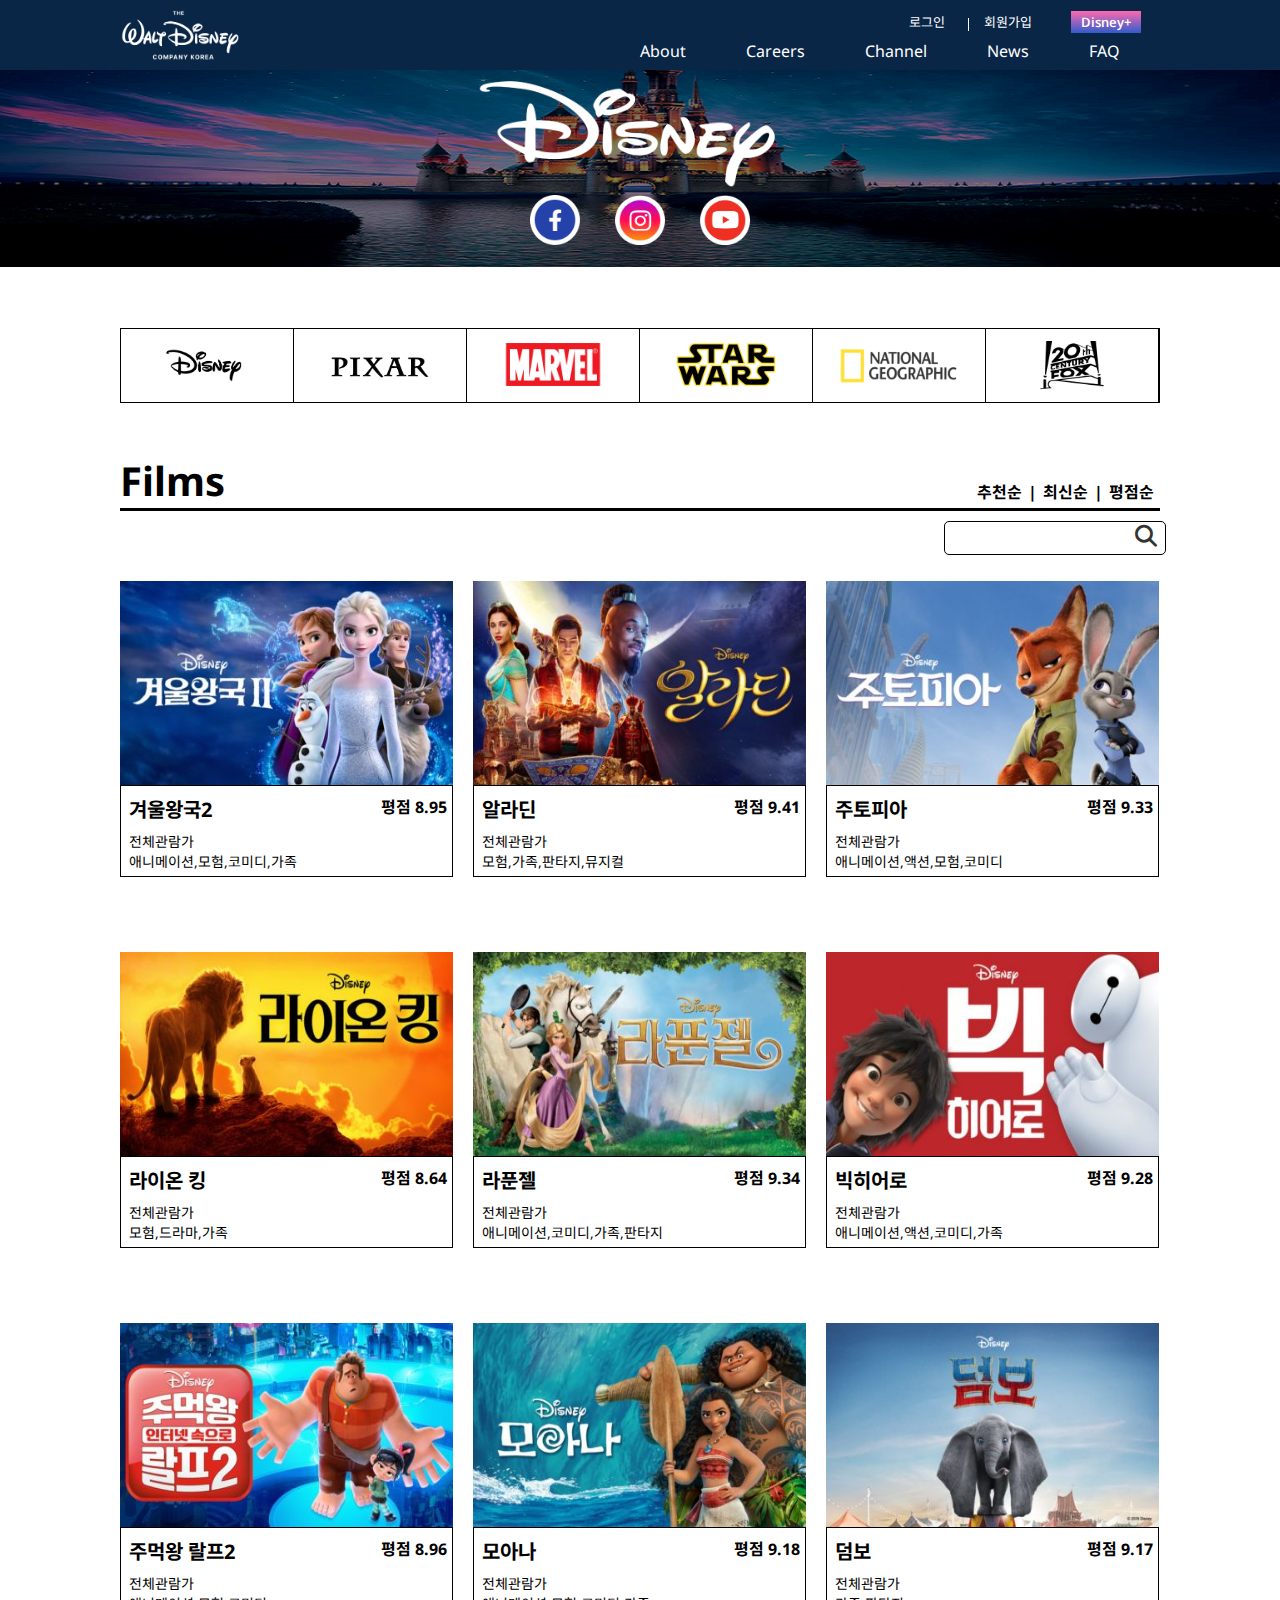
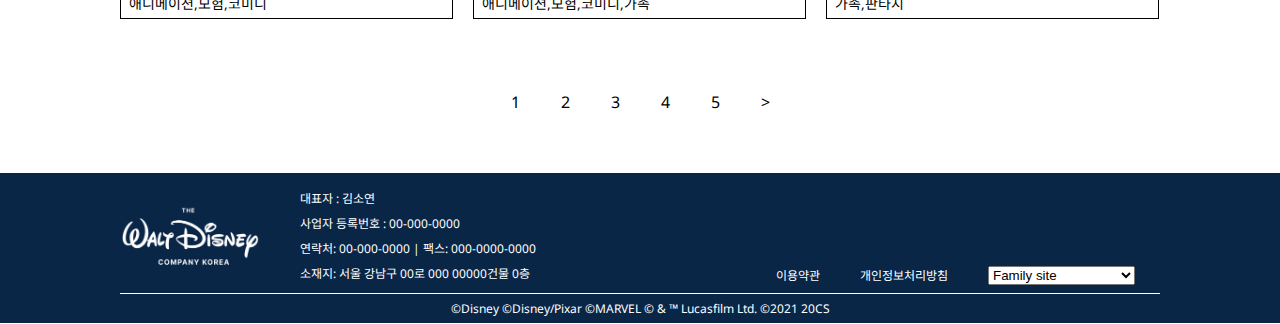
<file: channel.html>
<!DOCTYPE html>
<html lang="ko">
<head>
  <meta charset="UTF-8">
  <meta http-equiv="X-UA-Compatible" content="IE=edge">
  <meta name="viewport" content="width=device-width, initial-scale=1.0">
  <title>Walt Disney Korea - main</title>
  <!-- <link rel="stylesheet" href="./css/reset.css"> -->
  <link rel="stylesheet" href="./css/base.css" type="text/css">
  <link rel="stylesheet" href="./css/common.css" type="text/css">
  <link rel="stylesheet" href="./css/channel.css">
  <link rel="stylesheet" href="./css/channel_tablet.css">
  <link rel="stylesheet" href="./css/channel_mobile.css">
 <link rel="stylesheet" href="https://cdnjs.cloudflare.com/ajax/libs/font-awesome/6.2.1/css/all.min.css">
  <!-- <link rel="stylesheet" href="./css/main.css" type="text/css"> -->
  <script src="https://ajax.googleapis.com/ajax/libs/jquery/2.2.4/jquery.min.js"></script>
  <script src="./script/script.js" ></script>
  <script src="./script/main.js" ></script>
  <script src="./script/prefixfree.min.js"></script>
  <script src="./script/channel.js" ></script>
</head>
<body>
  <form action="#" method="post" name="q">
    <input type="checkbox" id="toggle">
    <!-- 헤더영역 -->
    <header>
      <div class="h_top">
        <h1>
          <a href="index.html" title="메인페이지로 바로가기">
            <img src="./img/main_logo.png" alt="상단로고">
          </a>
        </h1>
        <nav class="lnb">
          <ul>
            <li><a href="login.html" title="로그인">로그인</a></li>
            <li><a href="signin.html" title="회원가입">회원가입</a></li>
            <li><a href="https://www.disneyplus.com/ko-kr" title="디즈니 플러스 바로가기">Disney+</a></li>
          </ul>
        </nav>
      </div>
      
      <label for="toggle" class="total_btn">
        <i class="fa-solid fa-bars"></i>
      </label>
      <div class="h_bottom">
        <nav class="gnb">
          <label for="toggle" class="close_btn">
            <img src="./main_img/close.png" alt="닫기">
          </label>
          <ul>
            <li><a href="about.html" title="회사소개">About
            </a>
            <img class="sub_btn" src="./main_img/arrow_down.png" alt="서브메뉴보기">
              <ul class="sub">
                <li><a href="#none" title="회사소개">회사소개</a></li>
              <li><a href="#none" title="회사연혁">회사연혁</a></li>
              <li><a href="#none" title="파트너사">파트너사</a></li>
              <li><a href="#none" title="Contact us">Contact us</a></li>
              </ul>
            </li>
            <li>
              <a href="careers" title="채용정보">Careers
              </a>
              <img class="sub_btn" src="./main_img/arrow_down.png" alt="서브메뉴보기">
              
              <ul class="sub">
                <li><a href="#none" title="인재상">인재상</a></li>
              <li><a href="#none" title="채용정보">채용정보</a></li>
              </ul>
            </li>
            <li>
              <a href="channel.html" title="채널">Channel
              </a>
              <img class="sub_btn" src="./main_img/arrow_down.png" alt="서브메뉴보기">
              <ul class="sub">
                <li><a href="channel.html" title="디즈니">Disney</a></li>
                <li><a href="channel.html" title="픽사">Pixar</a></li>
                <li><a href="channel.html" title="마블">Marvel</a></li>
                <li><a href="channel.html" title="스타워즈">Star Wars</a></li>
                <li><a href="channel.html" title="네이셔널 지오그래픽">National Geographic </a></li>
                <li><a href="channel.html" title="20세기 스튜디오">20th Century Studios</a></li>
              </ul>
            </li>
            <li>
              <a href="news.html" title="새로운소식">News
              </a>
              <img class="sub_btn" src="./main_img/arrow_down.png" alt="서브메뉴보기">
              <ul class="sub">
                <li><a href="news.html" title="새로운소식">News</a></li>
              </ul>
            </li>
            <li>
              <a href="faq.html" title="문의사항">FAQ
              </a> 
              <img class="sub_btn" src="./main_img/arrow_down.png" alt="서브메뉴보기">
                <ul class="sub">
                  <li><a href="#none" title="1대1 문의하기">1:1 문의하기</a></li>
                  <li><a href="#none" title="1대1 답변확인">1:1 답변확인</a></li>
                  <li><a href="#none" title="디즈니플러스 시청">디즈니&#43; 시청</a></li>
                  <li><a href="#none" title="디즈니플러스 문제해결">디즈니&#43; 문제해결</a></li>
                  <li><a href="#none" title="계정과 결제">계정 &amp; 결제</a></li>
                </ul>
            </li>
          </ul>
        </nav> 
      </div>
    </header>

    <!-- 디즈니 상단 -->
  <article class="d1_top">
    <div id="d_wrap">
      <div class="asd">
        <img src="./channel-img/1.disney/123456.png" alt="디즈니 백그라운드">
         <h2><img src="./channel-img/1.disney/disneylogo.png" alt="디즈니 로고"></h2>
      
      
          <ul class="sns">
            <li>
              <a href="https://www.facebook.com/DisneyKorea" title="페이스북">
                <img src="./channel-img/icon/facebook.png" alt="페이스북 아이콘">
              </a>
           </li>

            <li>
              <a href="https://www.instagram.com/disneykorea/" title="인스타">
              <img src="./channel-img/icon/instagram.png" alt="인스타 아이콘">
              </a>
            </li>

            <li>
              <a href="https://www.youtube.com/channel/UCbv7Dcn5iNrAyd3GwgVHkIQ" title="유튜브">
              <img src="./channel-img/icon/youtube.png" alt="유튜브 아이콘">
              </a>
            </li>
        </ul>
      </div>
    </div>
<!-- 픽사 -->
    <div  id="p_wrap">
      <div class="asd">
        <img src="./channel-img/2.pixar/p.background1.jpg" alt="픽사백그라운드">
        <h2><img src="./channel-img/2.pixar/pixarlogo.png" alt="픽사"></h2>
  
       <ul class="sns">
          <li>
            <a href="https://www.facebook.com/Pixar/" title="페북">
              <img src="./channel-img/icon/facebook.png" alt="페이스북 아이콘">
            </a>
          </li>
  
          <li>
            <a href="https://www.instagram.com/pixar/" title="인스타">
            <img src="./channel-img/icon/instagram.png" alt="인스타 아이콘">
            </a>
          </li>
  
          <li>
            <a href="https://www.youtube.com/@pixar" title="유튜브">
            <img src="./channel-img/icon/youtube.png" alt="유튜브 아이콘">
            </a>
          </li>
        </ul>
        </div> 
      </div>
<!-- 마블 -->
      <div  id="m_wrap">
        <div class="asd">
          <img src="./channel-img/3.marvel/m.background1.jpg" alt="마블">
          <h2><img src="./channel-img/3.marvel/marvellogo.png" alt="마블"></h2>
    
         <ul class="sns">
            <li>
              <a href="https://www.facebook.com/marvel.kr" title="페이스북">
                <img src="./channel-img/icon/facebook.png" alt="페이스북 아이콘">
              </a>
            </li>
    
            <li>
              <a href="https://www.instagram.com/marvelkorea/" title="인스타">
              <img src="./channel-img/icon/instagram.png" alt="인스타 아이콘">
              </a>
            </li>
    
            <li>
              <a href="https://www.youtube.com/MarvelKorea" title="유튜브">
              <img src="./channel-img/icon/youtube.png" alt="유튜브 아이콘">
              </a>
            </li>

            <li>
              <a href="https://m.post.naver.com/my.nhn?memberNo=15200157" title="블로그">
              <img src="./channel-img/icon/blog.png" alt="블로그 아이콘">
              </a>
            </li>
          </ul>
          </div> 
        </div>
<!-- 스타워즈 -->
        <div  id="s_wrap">
          <div class="asd">
            <img src="./channel-img/4.starwars/s.background1.jpg" alt="스타워즈">
            <h2><img src="./channel-img/4.starwars/starwarslogo.png" alt="스타워즈"></h2>
      
           <ul class="sns">
              <li>
                <a href="https://www.facebook.com/StarWars.kr/" title="페이스북">
                  <img src="./channel-img/icon/facebook.png" alt="페이스북 아이콘">
                </a>
              </li>
      
              <li>
                <a href="https://www.instagram.com/starwarskorea/" title="인스타">
                <img src="./channel-img/icon/instagram.png" alt="인스타 아이콘">
                </a>
              </li>
      
              <li>
                <a href="https://www.youtube.com/channel/UCGf-sXt1hwYeqLh9Y6m5obQ" title="유튜브">
                <img src="./channel-img/icon/youtube.png" alt="유튜브 아이콘">
                </a>
              </li>
            </ul>
            </div> 
          </div>
<!-- 네셔널 -->
          <div  id="n_wrap">
            <div class="asd">
              <img src="./channel-img/5.national/n.background1.jpg" alt="네셔널">
              <h2><img src="./channel-img/5.national/nationallogo.png" alt="네셔널"></h2>
        
             <ul class="sns">
                <li>
                  <a href="https://www.facebook.com/NatGeoKorea" title="페이스북"> 
                    <img src="./channel-img/icon/facebook.png" alt="페이스북 아이콘">
                  </a>
                </li>
        
                <li>
                  <a href="https://www.instagram.com/natgeokorea/" title="인스타">
                  <img src="./channel-img/icon/instagram.png" alt="인스타 아이콘">
                  </a>
                </li>
        
                <li>
                  <a href="https://www.youtube.com/user/natgeokorea" title="유튜브">
                  <img src="./channel-img/icon/youtube.png" alt="유튜브 아이콘">
                  </a>
                </li>

                <li>
                  <a href="https://www.natgeokorea.com/" title="브랜딩사이트">
                  <img src="./channel-img/icon/brandsite.png" alt="브랜딩사이트 아이콘">
                  </a>
                </li>

              </ul>
              </div> 
            </div>
<!-- 20세기 -->
            <div id="f_wrap">
              <div class="asd">
                <img src="./channel-img/6.20century/20.background1.jpg" alt="20세기">
                <h2><img src="./channel-img/6.20century/20thlogo.png" alt="20세기"></h2>
          
               <ul class="sns">
                  <li>
                    <a href="https://www.facebook.com/20thCenturyStudios.KR" title="페이스북">
                      <img src="./channel-img/icon/facebook.png" alt="페이스북 아이콘">
                    </a>
                  </li>
          
                  <li>
                    <a href="https://www.instagram.com/20thcenturystudioskr/" title="인스타">
                    <img src="./channel-img/icon/instagram.png" alt="인스타 아이콘">
                    </a>
                  </li>
          
                  <li>
                    <a href="https://www.youtube.com/20thCenturyStudiosKorea" title="유튜브">
                    <img src="./channel-img/icon/youtube.png" alt="유튜브 아이콘">
                    </a>
                  </li>

                  <li>
                    <a href="https://post.naver.com/my.nhn?memberNo=16173321" title="블로그">
                    <img src="./channel-img/icon/blog.png" alt="블로그 아이콘">
                    </a>
                  </li>

                  <li>
                    <a href="https://twitter.com/20thcenturyKR" title="트위터">
                    <img src="./channel-img/icon/twitter.png" alt="트위터 아이콘">
                    </a>
                  </li>


                  

              
                </ul>
                </div> 
              </div>
    </article>
    
    <!-- 파트너사 -->
    <div>
      <ul class="channel">
        <li class="d1">     
            <img src="./channel-img/1.disney/D_click.png" alt="디즈니 클릭로고">  
        </li>

        <li class="p1">
            <img src="./channel-img/2.pixar/p_click.png" alt="픽사 클릭로고" >
        </li>

        <li class="m1">   
            <img src="./channel-img/3.marvel/m_click.png" alt="마블 클릭로고" >
        </li>

        <li class="s1">
            <img src="./channel-img/4.starwars/s_click.png" alt="스타워즈 클릭로고" >
        </li>

        <li class="n1">
            <img src="./channel-img/5.national/n_click.png"  alt = "네셔널"> 
        </li>

        <li class="f1">
            <img src="./channel-img/6.20century/20_click.png" alt="20세기 클릭로고" >
        </li>
      </ul>
    </div>

    <!-- 필름  검색창-->
  <div class="films">
    <p>Films</p>
     <div>
      <p><a href="#none" title="추천순">추천순</a>|</p>
      <p><a href="#none" title="최신순">최신순</a>|</p>
      <p><a href="#none" title="평점순">평점순</a></p>  
    </div>
    
    <div>
    <div class="search_box">
      <i class=" fas fa-search"></i>
      <label for="s_button1" class="s_button1">&nbsp;</label>
      <input type="text" class="s_button" name="q">
    </div>
  </div>
  </div>


<!-- <<영화 컨텐츠>>-->

<!-- 디즈니 컨텐츠  -->
<div class="a-content-wrap">
<div  id="d-channel">
  <article class="wrap">
    <ul class="movie">
<li>
  <a href="https://www.disneyplus.com/ko-kr/movies/frozen-2/28vdy71kJrjb" title="겨울왕국">
    <img src="./channel-img/1.disney/d.box1.jpg" alt="겨울왕국">
    <div class="text">
      <h3>겨울왕국2 <span class="star">평점 8.95</span></h3>
      <p>전체관람가</p>
      <p>애니메이션,모험,코미디,가족</p>
    </div>
  </a>
</li>

<li> 
  <a href="https://www.disneyplus.com/ko-kr/movies/aladdin/57QdIBthImk6" title="알라딘">
    <img src="./channel-img/1.disney/d.box2.jpg" alt="알라딘">
    <div class="text">
      <h3>알라딘 <span class="star">평점 9.41</span></h3>
      <p>전체관람가</p>
      <p>모험,가족,판타지,뮤지컬</p>
    </div>
  </a>
</li>
    
<li>
  <a href="https://www.disneyplus.com/ko-kr/movies/zootopia/1QOxldhm1sKg" title="주토피아">
    <img src="./channel-img/1.disney/d.box3.jpg" alt="주토피아">
    <div class="text">
      <h3>주토피아  <span class="star">평점 9.33</span></h3>
      <p>전체관람가</p>
      <p>애니메이션,액션,모험,코미디 </p>
    </div>
   </a>
</li>

<li>
   <a href="https://www.disneyplus.com/ko-kr/movies/the-lion-king/gDBvSe4GpZPD" title="라이온킹">
     <img src="./channel-img/1.disney/d.box4.jpg" alt="라이온킹">
     <div class="text">
      <h3>라이온 킹  <span class="star">평점 8.64</span></h3>
      <p>전체관람가</p>
      <p>모험,드라마,가족 </p>
    </div>
  </a>
</li>

<li>
  <a href="https://www.disneyplus.com/ko-kr/movies/tangled/3V3ALy4SHStq" title="라푼젤">
    <img src="./channel-img/1.disney/d.box5.jpg" alt="라푼젤">
    <div class="text">
      <h3>라푼젤  <span class="star">평점 9.34</span> </h3>
      <p>전체관람가</p>
      <p>애니메이션,코미디,가족,판타지</p>
    </div>
  </a>
</li>

<li>
  <a href="https://www.disneyplus.com/ko-kr/movies/big-hero-6/4AozFbXy3sPw" title="빅히어로">
    <img src="./channel-img/1.disney/d.box6.jpg" alt="빅히어로">
    <div class="text">
      <h3>빅히어로  <span class="star">평점 9.28</span></h3>
      <p>전체관람가</p>
      <p>애니메이션,액션,코미디,가족</p>
    </div>
  </a>
</li>

<li>
  <a href="https://www.disneyplus.com/ko-kr/movies/ralph-breaks-the-internet/33T1xWWWLhFR" title="주먹왕 랄프2">
    <img src="./channel-img/1.disney/d.box7.jpg" alt="주먹왕 랄프2">
    <div class="text">
      <h3>주먹왕 랄프2  <span class="star">평점 8.96</span></h3>
      <p>전체관람가</p>
      <p>애니메이션,모험,코미디 </p>
    </div>
  </a>
</li>

<li>
  <a href="https://www.disneyplus.com/ko-kr/movies/moana/70GoJHflgHH9" title="모아나">
    <img src="./channel-img/1.disney/d.box8.jpg" alt="모아나">
    <div class="text">
      <h3>모아나  <span class="star">평점 9.18</span></h3>
      <p>전체관람가</p>
      <p>애니메이션,모험,코미디,가족 </p>
    </div>
  </a>
</li>

<li>
  <a href="https://www.disneyplus.com/ko-kr/movies/dumbo/1JtOLaonibHo" title="덤보">
    <img src="./channel-img/1.disney/d.box9.jpg" alt="덤보">
    <div class="text">
      <h3>덤보  <span class="star">평점 9.17</span></h3>
      <p>전체관람가</p>
      <p>가족,판타지</p>
    </div>
  </a>
</li>
   </ul>
<input type="button" value="더보기" class="m-button">
  </article>
</div>

<!-- 픽사 컨텐츠 -->
<div id="p-channel" >
  <article class="wrap">
    <ul class="movie">
<li>
  <a href="https://www.disneyplus.com/ko-kr/movies/toy-story-4/2CtjW4tKzIHp" title="토이스토리4">
    <img src="./channel-img/2.pixar/p.box1.jpg" alt="토이스토리4">
    <div class="text">
      <h3>토이스토리4 <span class="star">평점 9.23</span></h3>
      <p>전체관람가</p>
      <p>애니메이션,모험,코미디,가족</p>
    </div>
  </a>
</li>

<li>
  <a href="https://www.disneyplus.com/ko-kr/movies/_/5vQuMGjgTZz5" title="몬스터 주식회사">
    <img src="./channel-img/2.pixar/p.box2.jpg" alt="몬스터 주식회사">
    <div class="text">
      <h3>몬스터 주식회사 <span class="star">평점 9.32</span></h3>
      <p>전체관람가</p>
      <p>애니메이션,가족,오락,판타지</p>
    </div>
  </a>
</li>

<li>
  <a href="https://www.disneyplus.com/ko-kr/movies/ratatouille/4zRnUvYGbUZG" title="라따뚜이">
    <img src="./channel-img/2.pixar/p.box3.jpg" alt="라따뚜이">
    <div class="text">
      <h3>라따뚜이  <span class="star">평점 9.31</span></h3>
      <p>전체관람가</p>
      <p>코미디,가족,모험,애니메이션 </p>
    </div>
   </a>
</li>

<li>
   <a href="https://www.disneyplus.com/ko-kr/movies/inside-out/uzQ2ycVDi2IE" title="인사이드 아웃">
     <img src="./channel-img/2.pixar/p.box4.jpg" alt="인사이드 아웃">
     <div class="text">
      <h3>인사이드 아웃  <span class="star">평점 9.05</span></h3>
      <p>전체관람가</p>
      <p>애니메이션,코미디</p>
    </div>
  </a>
</li>

<li>
  <a href="https://www.disneyplus.com/ko-kr/movies/wall-e/5G1wpZC2Lb6I" title="월e">
    <img src="./channel-img/2.pixar/p.box5.jpg" alt="월E">
    <div class="text">
      <h3>월 E  <span class="star">평점 9.42</span> </h3>
      <p>전체관람가</p>
      <p>애니메이션,SF,가족,코미디</p>
    </div>
  </a>
</li>

<li>
  <a href="https://www.disneyplus.com/ko-kr/movies/_/4Le2C4pyeB3J" title="인크레더블2">
    <img src="./channel-img/2.pixar/p.box6.jpg" alt="인크레더블2">
    <div class="text">
      <h3>인크레더블2  <span class="star">평점 9.28</span></h3>
      <p>전체관람가</p>
      <p>애니메이션,액션,모험</p>
    </div>
  </a>
</li>

<li>
  <a href="https://www.disneyplus.com/ko-kr/movies/finding-nemo/5Gpj2XqF7BV2" title="니모를 찾아서">
    <img src="./channel-img/2.pixar/p.box7.jpg" alt="니모를 찾아서">
    <div class="text">
      <h3>니모를 찾아서  <span class="star">평점 9.22</span></h3>
      <p>전체관람가</p>
      <p>애니메이션,모험,코미디,가족 </p>
    </div>
  </a>
</li>

<li>
  <a href="https://www.disneyplus.com/ko-kr/movies/cars-3/2uwOWguXyJe4" title="카 3">
    <img src="./channel-img/2.pixar/p.box8.jpg" alt="카3">
    <div class="text">
      <h3>카 3  <span class="star">평점 8.62</span></h3>
      <p>전체관람가</p>
      <p>애니메이션,모험,코미디,가족 </p>
    </div>
  </a>
</li>

<li>
  <a href="https://www.disneyplus.com/ko-kr/movies/up/3XiRSXriK0E8" title="업">
    <img src="./channel-img/2.pixar/p.box9.jpg" alt="업">
    <div class="text">
      <h3>업  <span class="star">평점 9.33</span></h3>
      <p>전체관람가</p>
      <p>애니메이션,모험,코미디,가족</p>
    </div>
  </a>
</li>

   </ul>
   <input type="button" value="더보기" class="m-button">
  </article>
</div>

<!-- 마블 컨텐츠 -->
<div id="m-channel">
  <article class="wrap">
    <ul class="movie">

<li>
  <a href="https://www.disneyplus.com/ko-kr/movies/marvel-studios-avengers-endgame/aRbVJUb2h2Rf" title="어벤져스:엔드게임">
    <img src="./channel-img/3.marvel/m.box1.jpg" alt="어벤져스:엔드게임">
    <div class="text">
      <h3>어벤져스:엔드게임 <span class="star">9.50</span></h3>
      <p>12세 관람가</p>
      <p>액션,SF</p>
    </div>
  </a>
</li>

<li>
  <a href="https://www.disneyplus.com/ko-kr/movies/iron-man/6aM2a8mZATiu" title="아이언맨">
    <img src="./channel-img/3.marvel/m.box2.jpg" alt="아이언맨">
    <div class="text">
      <h3>아이언맨 <span class="star">평점 8.93</span></h3>
      <p>12세 관람가</p>
      <p>SF,액션,드라마,판타지</p>
    </div>
  </a>
</li>

<li>
  <a href="https://www.disneyplus.com/ko-kr/movies/thor-love-and-thunder/3htR8mRAZMoT" title="토르:러브 앤 썬더">
    <img src="./channel-img/3.marvel/m.box3.jpg" alt="토르:러브 앤 썬더">
    <div class="text">
      <h3>토르:러브 앤 썬더  <span class="star">평점 6.69</span></h3>
      <p>12세 관람가</p>
      <p>액션,모험,판타지</p>
    </div>
   </a>
</li>

<li>
   <a href="https://www.disneyplus.com/ko-kr/movies/marvel-studios-captain-america-civil-war/4ovfyKnnIBCg" title="캡틴아메리카">
     <img src="./channel-img/3.marvel/m.box4.jpg" alt="캡틴 아메리카:시빌워">
     <div class="text">
      <h3>캡틴 아메리카: 시빌워  <span class="star">평점 8.83</span></h3>
      <p>전체관람가</p>
      <p>액션,SF,스릴러 </p>
    </div>
  </a>
</li>

<li>
  <a href="https://www.disneyplus.com/ko-kr/movies/marvel-studios-guardians-of-the-galaxy-vol-2/ZdRX4mMbp1gM" title="가디언즈오브갤럭시2">
    <img src="./channel-img/3.marvel/m.box5.jpg" alt="가디언즈오브갤럭시2">
    <div class="text">
      <h3>가디언즈오브갤럭시2 <span class="star">평점 9.05</span> </h3>
      <p>12세 관람가</p>
      <p>액션,SF</p>
    </div>
  </a>
</li>

<li>
  <a href="https://www.disneyplus.com/ko-kr/movies/marvel-studios-doctor-strange/4GgMJ1aHKHA2" title="닥터스트레인지">
    <img src="./channel-img/3.marvel/m.box6.jpg" alt="닥터스트레인지">
    <div class="text">
      <h3>닥터스트레인지 <span class="star">평점 8.88</span></h3>
      <p>12세 관람가</p>
      <p>액션,모험,판타지</p>
    </div>
  </a>
</li>

<li>
  <a href="#">
    <img src="./channel-img/3.marvel/m.box7.jpg" alt="스파이더맨:홈커밍" title="스파이더맨:홈커밍">
    <div class="text">
      <h3>스파이더맨:홈커밍  <span class="star">평점 8.83</span></h3>
      <p>12세 관람가</p>
      <p>액션,모험,SF </p>
    </div>       
  </a> 
</li> 

<li>
  <a href="https://www.disneyplus.com/ko-kr/movies/black-widow/3VfTap90rwZC" title="블랙 위도우">
    <img src="./channel-img/3.marvel/m.box8.jpg" alt="블랙 위도우 ">
    <div class="text">
      <h3>블랙 위도우  <span class="star">평점 9.01</span></h3>
      <p>12세 관람가</p>
      <p>액션,모험,SF</p>
    </div>
  </a>
</li>

<li>
  <a href="https://www.disneyplus.com/ko-kr/movies/black-panther-wakanda-forever/7MAONYZ92wDT" title="블랙팬서:와칸다포에버">
    <img src="./channel-img/3.marvel/m.box9.jpg" alt="블랙팬서:와칸다 포에버">
    <div class="text">
      <h3>블랙팬서:와칸다 포에버<span class="star">평점 7.01</span></h3>
      <p>12세 관람가</p>
      <p>액션,모험,드라마</p>
    </div>
  </a>
</li>

   </ul>
   <input type="button" value="더보기" class="m-button">
  </article>
</div>

<!-- 스타워즈 컨텐츠 -->
<div  id="s-channel">
  <article class="wrap">
    <ul class="movie">

<li>
  <a href="https://www.disneyplus.com/ko-kr/movies/star-wars-the-rise-of-skywalker-episode-ix/5e8JThYwCYgw" title="스타워즈 라이즈 오브 스카이 워커">
    <img src="./channel-img/4.starwars/s.box1.jpg" alt="스타워즈:
    라이즈 오브 스카이 워커 ">
    <div class="text">
      <h3>스타워즈:
        라이즈 오브 스카이 워커 <span class="star">평점 7.46</span></h3>
      <p>12세 관람가</p>
      <p>액션,모험,판타지,SF</p>
    </div>
  </a>
</li>

<li>
  <a href="https://www.disneyplus.com/ko-kr/movies/star-wars-the-last-jedi-episode-viii/1nCWFK1pmAI0" title="스타워즈 라스트 제다이">
    <img src="./channel-img/4.starwars/s.box2.jpg" alt="스타워즈 라스트 제다이">
    <div class="text">
      <h3>스타워즈:라스트 제다이 <span class="star">평점 7.80</span></h3>
      <p>12세 관람가</p>
      <p>액션,모험,판타지,SF</p>
    </div>
  </a>
</li>

<li>
  <a href="https://www.disneyplus.com/ko-kr/movies/star-wars-the-force-awakens-episode-vii/1LEKJPDPeMr7" title="스타워즈:깨어난 포스">
    <img src="./channel-img/4.starwars/s.box3.jpg" alt="스타워즈:깨어난 포스">
    <div class="text">
      <h3>스타워즈:깨어난 포스  <span class="star">평점 8.21</span></h3>
      <p>12세 관람가</p>
      <p>액션,모험,판타지 </p>
    </div>
   </a>
</li>

<li>
   <a href="https://www.disneyplus.com/ko-kr/movies/star-wars-revenge-of-the-sith-episode-iii/4WvbqLFumNvi" title="스타워즈:시스의 복수">
     <img src="./channel-img/4.starwars/s.box4.jpg" alt="스타워즈:시스의 복수">
     <div class="text">
      <h3>스타워즈:시스의 복수  <span class="star">평점 9.11</span></h3>
      <p>전체관람가</p>
      <p>SF,모험,액션 </p>
    </div>
  </a>
</li>

<li>
  <a href="https://www.disneyplus.com/ko-kr/movies/star-wars-attack-of-the-clones-episode-ii/mgpYHGnzZW6N" title="스타워즈 클론의 습격">
    <img src="./channel-img/4.starwars/s.box5.jpg" alt="스타워즈:클론의 습격">
    <div class="text">
      <h3>스타워즈:클론의 습격  <span class="star">평점 7.80</span> </h3>
      <p>전체관람가</p>
      <p>SF,모험,전쟁,드라마</p>
    </div>
  </a>
</li>

<li>
  <a href="https://www.disneyplus.com/ko-kr/movies/star-wars-the-phantom-menace-episode-i/2ezYynkgW1AH" title="스타워즈:보이지 않는 위험">
    <img src="./channel-img/4.starwars/s.box6.jpg" alt="스타워즈:보이지 않는 위험">
    <div class="text">
      <h3>스타워즈:보이지 않는 위험  <span class="star">평점 7.97</span></h3>
      <p>전체관람가</p>
      <p>SF,액션</p>
    </div>
  </a>
</li>

<li>
  <a href="https://www.disneyplus.com/ko-kr/movies/star-wars-return-of-the-jedi-episode-vi/6QGKo5mjDBS8" title="스타워즈:제다이의 귀환">
    <img src="./channel-img/4.starwars/s.box7.jpg" alt="스타워즈:제다이의 귀환">
    <div class="text">
      <h3>스타워즈:제다이의 귀환  <span class="star">평점 9.01</span></h3>
      <p>전체관람가</p>
      <p>SF,모험,액션,판타지 </p>
    </div>
  </a>
</li>

<li>
  <a href="https://www.disneyplus.com/ko-kr/movies/star-wars-the-empire-strikes-back-episode-v/iqtDTZAewwYl" title="스타워즈:제국의 역습">
    <img src="./channel-img/4.starwars/s.box8.jpg" alt="스타워즈:제국의 역습">
    <div class="text">
      <h3>스타워즈:제국의 역습<span class="star">평점 9.10</span></h3>
      <p>전체관람가</p>
      <p>SF,모험,액션,판타지 </p>
    </div>
  </a>
</li>

<li>
  <a href="https://www.disneyplus.com/ko-kr/movies/star-wars-a-new-hope-episode-iv/12fVeZxD2fWJ" title="스타워즈:새로운 희망">
    <img src="./channel-img/4.starwars/s.box9.jpg" alt="스타워즈:새로운 희망">
    <div class="text">
      <h3>스타워즈:새로운 희망<span class="star">평점 9.03</span></h3>
      <p>전체관람가</p>
      <p>SF,모험,액션,판타지</p>
    </div>
  </a>
</li>

   </ul>
   <input type="button" value="더보기" class="m-button">
  </article>
</div>

<!-- 네셔널 컨텐츠 -->
<div id="n-channel">
  <article class="wrap">
    <ul class="movie">

<li>
  <a href="https://www.disneyplus.com/ko-kr/movies/apollo-missions-to-the-moon/1f6BzHy0ikUs" title="아폴로 미션 투 더 문">
    <img src="./channel-img/5.national/n.box1.jpg" alt="아폴로 미션 투 더 문">
    <div class="text">
      <h3>아폴로 미션 투 더 문</h3>
      <p>12세 관람가</p>
      <p>다큐멘터리,역사,가족</p>
    </div>
  </a>
</li>

<li>
  <a href="https://www.disneyplus.com/ko-kr/movies/expedition-mars-spirit-opportunity/1QCo8zoX1mM7" title="화성 탐사 로봇 생존기">
    <img src="./channel-img/5.national/n.box2.jpg" alt="화성 탐사 로봇 생존기">
    <div class="text">
      <h3>화성 탐사 로봇 생존기</h3>
      <p>전체관람가</p>
      <p>다큐멘터리</p>
    </div>
  </a>
</li>

<li>
  <a href="https://www.disneyplus.com/ko-kr/movies/expedition-everest/4XFY7zRsoAxo" title="에베레스트 탐험대">
    <img src="./channel-img/5.national/n.box3.jpg" alt="에베레스트 탐험대">
    <div class="text">
      <h3>에베레스트 탐험대</h3>
      <p>12세 관람가</p>
      <p>다큐멘터리,동물,자연 </p>
    </div>
   </a>
</li>

<li>
   <a href="https://www.disneyplus.com/ko-kr/movies/before-the-flood/3oY6tZ6FqpMf" title="비포 더 플러드">
     <img src="./channel-img/5.national/n.box4.jpg" alt="비포 더 플러드">
     <div class="text">
      <h3>비포 더 플러드</h3>
      <p>전체관람가</p>
      <p>다큐멘터리 </p>
    </div>
  </a>
</li>

<li>
  <a href="https://www.disneyplus.com/ko-kr/movies/mission-to-the-sun/39IbWF2bThid" title="미션임파서블 : 태양">
    <img src="./channel-img/5.national/n.box5.jpg" alt="미션임파서블:태양 탐사선 파커">
    <div class="text">
      <h3>미션임파서블:태양 탐사선 파커</h3>
      <p>전체관람가</p>
      <p>다큐멘터리</p>
    </div>
  </a>
</li>

<li>
  <a href="https://www.disneyplus.com/ko-kr/movies/atlantis-rising/2pZJOgic44YJ" title="사라진 대륙 아틀란티스">
    <img src="./channel-img/5.national/n.box6.jpg" alt="사라진 대륙 아틀란티스">
    <div class="text">
      <h3>사라진 대륙 아틀란티스</h3>
      <p>전체관람가</p>
      <p>다큐멘터리,역사</p>
    </div>
  </a>
</li>

<li>
  <a href="https://www.disneyplus.com/ko-kr/movies/buried-truth-of-the-maya/62q29QZC53vW" title="마야 문명의 숨겨진 진실">
    <img src="./channel-img/5.national/n.box7.jpg" alt="마야 문명의 숨겨진 진실">
    <div class="text">
      <h3>마야 문명의 숨겨진 진실</h3>
      <p>전체관람가</p>
      <p>다큐멘터리,역사 </p>
    </div>
  </a>
</li>

<li>
  <a href="https://www.disneyplus.com/ko-kr/movies/stonehenge-decoded-secrets-revealed/2OOlrJ5RY2tJ" title="세계 7대 불가사의 스톤헨지의 비밀">
    <img src="./channel-img/5.national/n.box8.jpg" alt="세계 7대 불가사의 스톤헨지의 비밀">
    <div class="text">
      <h3>세계 7대 불가사의 스톤헨지의 비밀</h3>
      <p>전체관람가</p>
      <p>다큐멘터리 </p>
    </div>
  </a>
</li>

<li>
  <a href="https://www.disneyplus.com/ko-kr/movies/expedition-amelia/6iFF9zo4khBy" title="아멜리아 에어하트를 찾아서">
    <img src="./channel-img/5.national/n.box9.jpg" alt="아멜리아 에어하트를 찾아서">
    <div class="text">
      <h3>아멜리아 에어하트를 찾아서</h3>
      <p>12세 관람가</p>
      <p>다큐멘터리,역사</p>
    </div>
  </a>
</li>

   </ul>
   <input type="button" value="더보기" class="m-button">
  </article>
</div>

<!-- 20세기 컨텐츠 -->
<div  id="f-channel">
  <article class="wrap">
    <ul class="movie">

<li>
  <a href="https://www.disneyplus.com/ko-kr/movies/avatar-the-way-of-water/6hlsDJnhiU30" title="아바타:물의 길">
    <img src="./channel-img/6.20century/f.box1.jpg" alt="아바타:물의 길">
    <div class="text">
      <h3>아바타:물의 길 <span class="star">평점 8.82</span></h3>
      <p>12세 관람가</p>
      <p>액션,모험,SF,스릴러</p>
    </div>
  </a>
</li>

<li>
  <a href="https://www.disneyplus.com/ko-kr/movies/-/8ElyHmLZJyGQ" title="엑스맨:아포칼립스">
    <img src="./channel-img/6.20century/f.box2.jpg" alt="엑스맨:아포칼립스">
    <div class="text">
      <h3>엑스맨:아포칼립스 <span class="star">평점 8.24</span></h3>
      <p>전체관람가</p>
      <p>액션,모험,판타지,SF</p>
    </div>
  </a>
</li>

<li>
  <a href="https://www.disneyplus.com/ko-kr/movies/bohemian-rhapsody/6wz88QNEqaj6" title="보헤미안 랩소디">
    <img src="./channel-img/6.20century/f.box3.jpg" alt="보헤미안 랩소디">
    <div class="text">
      <h3>보헤미안 랩소디  <span class="star">평점 9.45</span></h3>
      <p>12세 관람가</p>
      <p>드라마</p>
    </div>
   </a>
</li>

<li>
   <a href="https://www.disneyplus.com/ko-kr/movies/fantastic-four/3ctHqNJpmuke" title="판타스틱4">
     <img src="./channel-img/6.20century/f.box4.jpg" alt="판타스틱4">
     <div class="text">
      <h3>판타스틱 4<span class="star">평점 9.09</span></h3>
      <p>12세 관람가</p>
      <p>액션,SF</p>
    </div>
  </a>
</li>

<li>
  <a href="https://www.disneyplus.com/ko-kr/movies/maze-runner-the-death-cure/weKs7rAjCW6H" title="메이즈러너:데스큐어">
    <img src="./channel-img/6.20century/f.box5.jpg" alt="메이즈러너:데스큐어">
    <div class="text">
      <h3>메이즈러너:데스큐어<span class="star">평점 8.15</span> </h3>
      <p>12세 관람가</p>
      <p>액션,SF,스릴러</p>
    </div>
  </a>
</li>

<li>
  <a href="https://www.disneyplus.com/ko-kr/movies/alien-covenant/42uYz25lgzx5" title="에이리언">
    <img src="./channel-img/6.20century/f.box6.jpg" alt="에이리언 커버넌트">
    <div class="text">
      <h3>에이리언 커버넌트<span class="star">평점 9.32</span></h3>
      <p>15세 관람가</p>
      <p>SF,스릴러,공포</p>
    </div>
  </a>
</li>

<li>
  <a href="https://www.disneyplus.com/ko-kr/movies/war-for-the-planet-of-the-apes/5H1LtGAXmflN" title="혹성탈출:종의전쟁">
    <img src="./channel-img/6.20century/f.box7.jpg" alt="혹성탈출:종의 전쟁">
    <div class="text">
      <h3>혹성탈출:종의 전쟁<span class="star">평점 8.15</span></h3>
      <p>12세 관람가</p>
      <p>액션,모험,드라마,SF </p>
    </div>
  </a>
</li>

<li>
  <a href="https://www.disneyplus.com/ko-kr/movies/taken-3/2fWIpMGP0dYS" title="테이큰3">
    <img src="./channel-img/6.20century/f.box8.jpg" alt="테이큰3">
    <div class="text">
      <h3>테이큰3<span class="star">평점 8.07</span></h3>
      <p>15세 관람가</p>
      <p>액션,범죄,스릴러</p>
    </div>
  </a>
</li>

<li>
  <a href="https://www.disneyplus.com/ko-kr/movies/the-greatest-showman/66TvI61aPddY" title="위대한 쇼맨">
    <img src="./channel-img/6.20century/f.box9.jpg" alt="위대한 쇼맨">
    <div class="text">
      <h3>위대한 쇼맨<span class="star">평점 9.31</span></h3>
      <p>12세 관람가</p>
      <p>드라마,뮤지컬</p>
    </div>
  </a>
</li>

   </ul>
   <input type="button" value="더보기" class="m-button">
  </article> 
  <!-- 하단 번호 -->
  
</div>    
</div>


<div class="number_wrap">
  <ul class="number">
    <li><a href="#none" title="1">1</a></li>
    <li><a href="#none" title="2">2</a></li>
    <li><a href="#none" title="3">3</a></li>
    <li><a href="#none" title="4">4</a></li>
    <li><a href="#none" title="5">5</a></li>
    <li><a href="#none" title=">">></a></li>
  </ul>
</div>


  <!-- 푸터영역 -->

  <footer>

      <dl>
        <dt>푸터영역정보</dt>
        <dd class="f_logo">
          <h1>
            <img src="./img/main_logo.png" alt="메인로고">
          </h1>
        </dd>
        <dd>
          <p>대표자 : 김소연</p>
          <p>사업자 등록번호 : 00-000-0000</p>
          <p>연락처: 00-000-0000 | 팩스: 000-0000-0000</p>
          <p>소재지: 서울 강남구 00로 000 00000건물 0층</p>
        </dd>
        <dd class="box">&emsp;
        </dd>
        <dd class="f_last"><a href="#none" title="이용약관">이용약관</a></dd>
        <dd class="f_last"><a href="#none" title="개인정보처리방침">개인정보처리방침</a></dd>
        <dd class="f_last">
          <select onChange='siteUrl(this)'>
            <option value="#">Family site</option>
            <option value="https://thewaltdisneycompany.com/" >Disney</option>
            <option value="https://www.pixar.com/">Pixar</option>
            <option value="https://www.marvel.com/">Marvel</option>
            <option value="https://www.starwars.com/">Star Wars</option>
            <option value="https://www.nationalgeographic.com/">National Geographic</option>
            <option value="https://www.20thcenturystudios.com/">20th Century Studios</option>
          </select>
        </dd>
      </dl>
      <address>&copy;Disney &copy;Disney/Pixar &copy;MARVEL &copy; &amp; &#8482; Lucasfilm Ltd. &copy;2021 20CS</address>
  </footer>

</form>

</body>
</html>
</file>
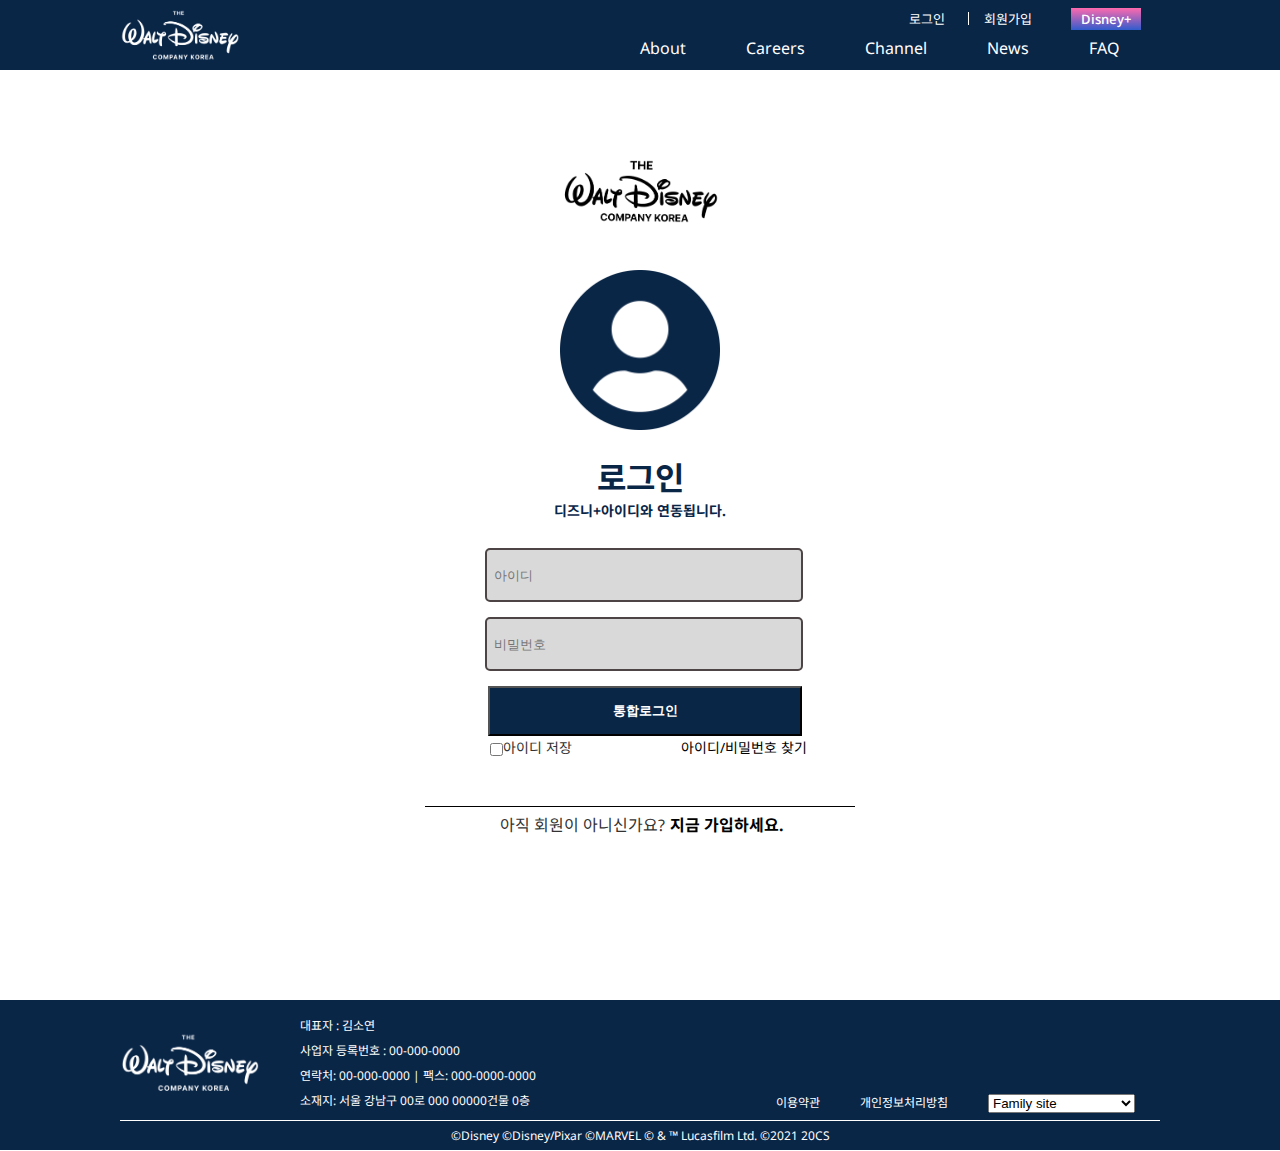
<file: login.html>
<!DOCTYPE html>
<html lang="en">
<head>
  <meta charset="UTF-8">
  <meta http-equiv="X-UA-Compatible" content="IE=edge">
  <meta name="viewport" content="width=device-width, initial-scale=1.0">
  <title>Disney Korea_Login</title>

    <!--파비콘삽입-->
    <link rel="shortcut icon" type="image/x-icon" href="/favicon.ico">
    <!-- 초기화 -->
    <link rel="stylesheet" href="./css/reset.css" type="text/css">
    <!--기본서식,글꼴,색상,링크 -->
    <link rel="stylesheet" href="./css/base.css" type="text/css">
    <!-- 메인서식 -->
    <link rel="stylesheet" href="./css/login.css" type="text/css"> 
    <!-- 공통서식 -->
    <link rel="stylesheet" href="./css/common.css" type="text/css"> 
    <link rel="stylesheet" href="https://cdnjs.cloudflare.com/ajax/libs/font-awesome/6.2.1/css/all.min.css">

    <!-- 스크립트영역 -->
    <script src="./script/script.js" defer></script>
    <script src="./script/main.js" defer></script>
    <script src="./script/prefixfree.min.js"></script>
    <script src="https://ajax.googleapis.com/ajax/libs/jquery/2.2.4/jquery.min.js"></script>

</head>
<body>
  <main>
  <!-- 헤더영역 -->
  <input type="checkbox" id="toggle">
  <!-- 헤더영역 -->
  <header>
    <div class="h_top">
      <h1>
        <a href="index.html" title="메인페이지로 바로가기">
          <img src="./img/main_logo.png" alt="상단로고">
        </a>
      </h1>
      <nav class="lnb">
        <ul>
          <li><a href="login.html" title="로그인">로그인</a></li>
          <li><a href="signin.html" title="회원가입">회원가입</a></li>
          <li><a href="https://www.disneyplus.com/ko-kr" title="디즈니 플러스 바로가기">Disney+</a></li>
        </ul>
      </nav>
    </div>
    
    <label for="toggle" class="total_btn">
      <i class="fa-solid fa-bars"></i>
    </label>
    <div class="h_bottom">
      <nav class="gnb">
        <label for="toggle" class="close_btn">
          <img src="./main_img/close.png" alt="닫기">
        </label>
        <ul>
          <li><a href="about.html" title="회사소개">About
          </a>
          <img class="sub_btn" src="./main_img/arrow_down.png" alt="서브메뉴보기">
            <ul class="sub">
              <li><a href="#none" title="회사소개">회사소개</a></li>
            <li><a href="#none" title="회사연혁">회사연혁</a></li>
            <li><a href="#none" title="파트너사">파트너사</a></li>
            <li><a href="#none" title="Contact us">Contact us</a></li>
            </ul>
          </li>
          <li>
            <a href="careers" title="채용정보">Careers
            </a>
            <img class="sub_btn" src="./main_img/arrow_down.png" alt="서브메뉴보기">
            
            <ul class="sub">
              <li><a href="#none" title="인재상">인재상</a></li>
            <li><a href="#none" title="채용정보">채용정보</a></li>
            </ul>
          </li>
          <li>
            <a href="m_channel.html" title="채널">Channel
            </a>
            <img class="sub_btn" src="./main_img/arrow_down.png" alt="서브메뉴보기">
            <ul class="sub">
              <li><a href="channel.html" title="디즈니">Disney</a></li>
              <li><a href="channel.html" title="픽사">Pixar</a></li>
              <li><a href="channel.html" title="마블">Marvel</a></li>
              <li><a href="channel.html" title="스타워즈">Star Wars</a></li>
              <li><a href="channel.html" title="네이셔널 지오그래픽">National Geographic </a></li>
              <li><a href="channel.html" title="20세기 스튜디오">20th Century Studios</a></li>
            </ul>
          </li>
          <li>
            <a href="news.html" title="새로운소식">News
            </a>
            <img class="sub_btn" src="./main_img/arrow_down.png" alt="서브메뉴보기">
            <ul class="sub">
              <li><a href="news.html" title="새로운소식">News</a></li>
            </ul>
          </li>
          <li>
            <a href="faq.html" title="문의사항">FAQ
            </a> 
            <img class="sub_btn" src="./main_img/arrow_down.png" alt="서브메뉴보기">
              <ul class="sub">
                <li><a href="#none" title="1대1 문의하기">1:1 문의하기</a></li>
                <li><a href="#none" title="1대1 답변확인">1:1 답변확인</a></li>
                <li><a href="#none" title="디즈니플러스 시청">디즈니&#43; 시청</a></li>
                <li><a href="#none" title="디즈니플러스 문제해결">디즈니&#43; 문제해결</a></li>
                <li><a href="#none" title="계정과 결제">계정 &amp; 결제</a></li>
              </ul>
          </li>
        </ul>
      </nav> 
    </div>
  </header>

  <section>
    <!-- 상단 이미지,로그인 문구 -->

    <h2><a href="http://127.0.0.1:5501/index.html" title="main">
      <img src="./images/disney_korea_logo.png" alt="main" class="logo">
    </a></h2>

    <article class="login_form">
      <div class="top">
        <p><img src="./images/id.png" alt="user"><p>
        <h2>로그인</h2>
        <p>디즈니+아이디와 연동됩니다.</p>
      </div>

      <!-- Form 부분-->
      <div class="sub_form">
        <div class="int_area">
          <input type="text" name="id" placeholder="&nbsp;&nbsp;아이디">
        </div>
        <div class="int_area">
          <input type="password" name="pw" placeholder="&nbsp;&nbsp;비밀번호">
          </div>
        <div class="btn_area">
          <button type="submit">통합로그인</button>
        </div>

        <div class="caption">
          <div class="form">
          <input type="checkbox" name="agreement">아이디 저장
          <a href ="#" title="find" class="find">아이디/비밀번호 찾기</a>
          </div>
          <div class="line">
          <p class="signin">아직 회원이 아니신가요?<a href="http://127.0.0.1:5501/signin.html" title="signin">지금 가입하세요.</a></p>
          </div>  
          </div>
        </div>
      </article>          
    </section>
 
  </main>
 <!-- 푸터영역 -->
 <footer>

  <dl>
    <dt>푸터영역정보</dt>
    <dd class="f_logo">
      <h1>
        <img src="./img/main_logo.png" alt="메인로고">
      </h1>
    </dd>
    <dd>
      <p>대표자 : 김소연</p>
      <p>사업자 등록번호 : 00-000-0000</p>
      <p>연락처: 00-000-0000 | 팩스: 000-0000-0000</p>
      <p>소재지: 서울 강남구 00로 000 00000건물 0층</p>
    </dd>
    <dd class="box">&emsp;
    </dd>
    <dd class="f_last"><a href="#none" title="이용약관">이용약관</a></dd>
    <dd class="f_last"><a href="#none" title="개인정보처리방침">개인정보처리방침</a></dd>
    <dd class="f_last">
      <select onChange='siteUrl(this)'>
        <option value="#">Family site</option>
        <option value="https://thewaltdisneycompany.com/" >Disney</option>
        <option value="https://www.pixar.com/">Pixar</option>
        <option value="https://www.marvel.com/">Marvel</option>
        <option value="https://www.starwars.com/">Star Wars</option>
        <option value="https://www.nationalgeographic.com/">National Geographic</option>
        <option value="https://www.20thcenturystudios.com/">20th Century Studios</option>
      </select>
    </dd>
  </dl>
  <address>&copy;Disney &copy;Disney/Pixar &copy;MARVEL &copy; &amp; &#8482; Lucasfilm Ltd. &copy;2021 20CS</address>
</footer>        

</body>
</html>
</file>
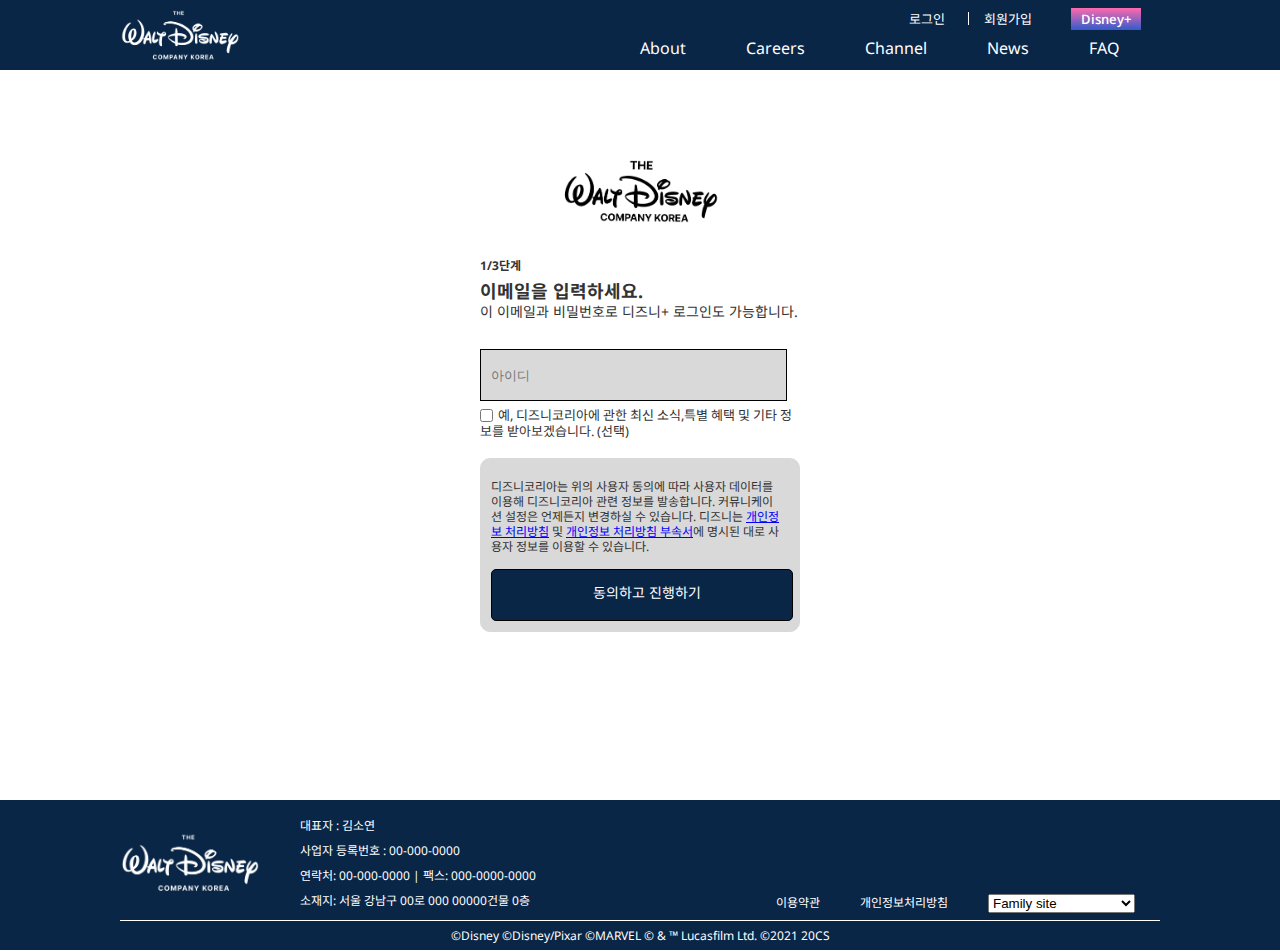
<file: siginin_pc.html>
<!DOCTYPE html>
<html lang="en">
<head>
  <meta charset="UTF-8">
  <meta http-equiv="X-UA-Compatible" content="IE=edge">
  <meta name="viewport" content="width=device-width, initial-scale=1.0">
  <title>DisneyKoera_SignIn</title>
  <!-- 초기화 -->
  <link rel="stylesheet" href="./css/reset.css" type="text/css">
  <!--기본서식,글꼴,색상,링크 -->
  <link rel="stylesheet" href="./css/base.css" type="text/css">
  <!-- Signin -->
  <link rel="stylesheet" href="./css/signin_pc.css" type="text/css">
  <!-- tablet버전 -->
  <!-- 공통서식 -->
  <link rel="stylesheet" href="./css/common.css" type="text/css">

<body>
  <!-- 헤더영역 -->
  <header>
    <div class="h_top">
      <h1>
        <a href="index.html" title="메인페이지로 바로가기">
          <img src="./img/main_logo.png" alt="상단로고">
        </a>
      </h1>
      <nav class="lnb">
        <ul>
          <li><a href="login.html" title="로그인">로그인</a></li>
          <li><a href="signin.html" title="회원가입">회원가입</a></li>
          <li><a href="https://www.disneyplus.com/ko-kr" title="디즈니 플러스 바로가기">Disney+</a></li>
        </ul>
      </nav>
    </div>
    
    <label for="toggle" class="total_btn">
      <i class="fa-solid fa-bars"></i>
    </label>
    <div class="h_bottom">
      <nav class="gnb">
        <label for="toggle" class="close_btn">
          <img src="./main_img/close.png" alt="닫기">
        </label>
        <ul>
          <li><a href="about.html" title="회사소개">About
          </a>
          <img class="sub_btn" src="./main_img/arrow_down.png" alt="서브메뉴보기">
            <ul class="sub">
              <li><a href="#none" title="회사소개">회사소개</a></li>
            <li><a href="#none" title="회사연혁">회사연혁</a></li>
            <li><a href="#none" title="파트너사">파트너사</a></li>
            <li><a href="#none" title="Contact us">Contact us</a></li>
            </ul>
          </li>
          <li>
            <a href="careers" title="채용정보">Careers
            </a>
            <img class="sub_btn" src="./main_img/arrow_down.png" alt="서브메뉴보기">
            
            <ul class="sub">
              <li><a href="#none" title="인재상">인재상</a></li>
            <li><a href="#none" title="채용정보">채용정보</a></li>
            </ul>
          </li>
          <li>
            <a href="m_channel.html" title="채널">Channel
            </a>
            <img class="sub_btn" src="./main_img/arrow_down.png" alt="서브메뉴보기">
            <ul class="sub">
              <li><a href="channel.html" title="디즈니">Disney</a></li>
              <li><a href="channel.html" title="픽사">Pixar</a></li>
              <li><a href="channel.html" title="마블">Marvel</a></li>
              <li><a href="channel.html" title="스타워즈">Star Wars</a></li>
              <li><a href="channel.html" title="네이셔널 지오그래픽">National Geographic </a></li>
              <li><a href="channel.html" title="20세기 스튜디오">20th Century Studios</a></li>
            </ul>
          </li>
          <li>
            <a href="news.html" title="새로운소식">News
            </a>
            <img class="sub_btn" src="./main_img/arrow_down.png" alt="서브메뉴보기">
            <ul class="sub">
              <li><a href="news.html" title="새로운소식">News</a></li>
            </ul>
          </li>
          <li>
            <a href="faq.html" title="문의사항">FAQ
            </a> 
            <img class="sub_btn" src="./main_img/arrow_down.png" alt="서브메뉴보기">
              <ul class="sub">
                <li><a href="#none" title="1대1 문의하기">1:1 문의하기</a></li>
                <li><a href="#none" title="1대1 답변확인">1:1 답변확인</a></li>
                <li><a href="#none" title="디즈니플러스 시청">디즈니&#43; 시청</a></li>
                <li><a href="#none" title="디즈니플러스 문제해결">디즈니&#43; 문제해결</a></li>
                <li><a href="#none" title="계정과 결제">계정 &amp; 결제</a></li>
              </ul>
          </li>
        </ul>
      </nav> 
    </div>
  </header>

  <!-- 메인영역 -->
  <main>
    <section class="signin">
      <h2><img src="./images/disney_korea_logo.png" alt="logo"></h2>
     <div class="sbox">
      <p class="step">1/3단계</p>
      <p>이메일을 입력하세요.</p>
      <p>이 이메일과 비밀번호로 디즈니+ 로그인도 가능합니다.</p>

      <label><input type="text" name="id" class="text" placeholder="아이디" maxlength="10" ></label>
      <label><input type="checkbox" name="agreement"><span class="agreement">예, 디즈니코리아에 관한 최신 소식,특별 혜택 및 기타 정보를 받아보겠습니다. (선택)</span></label>

      <div class="law">
        <p>디즈니코리아는 위의 사용자 동의에 따라 사용자 데이터를 이용해 디즈니코리아 관련 정보를 발송합니다.
          커뮤니케이션 설정은 언제든지 변경하실 수 있습니다.
          디즈니는 <a href="#" title="개인정보 처리방침">개인정보 처리방침</a> 및 <a href="#" title="개인정보 처리방침 부속서">개인정보 처리방침 부속서</a>에 명시된 대로 사용자 정보를 이용할 수 있습니다.
        </p>
      <a href ="#" title="signin" class="progress"><p>동의하고 진행하기</p></a>
      </div>
    </div> 
    </section>
  </main>

  <!-- 푸터영역 -->
  <footer>

    <dl>
      <dt>푸터영역정보</dt>
      <dd class="f_logo">
        <h1>
          <img src="./img/main_logo.png" alt="메인로고">
        </h1>
      </dd>
      <dd>
        <p>대표자 : 김소연</p>
        <p>사업자 등록번호 : 00-000-0000</p>
        <p>연락처: 00-000-0000 | 팩스: 000-0000-0000</p>
        <p>소재지: 서울 강남구 00로 000 00000건물 0층</p>
      </dd>
      <dd class="box">&emsp;
      </dd>
      <dd class="f_last"><a href="#none" title="이용약관" class="info">이용약관</a></dd>
    
      <dd class="f_last"><a href="#none" title="개인정보처리방침">개인정보처리방침</a></dd>
      <dd class="f_last">
        <select onChange='siteUrl(this)'>
          <option value="#">Family site</option>
          <option value="https://thewaltdisneycompany.com/" >Disney</option>
          <option value="https://www.pixar.com/">Pixar</option>
          <option value="https://www.marvel.com/">Marvel</option>
          <option value="https://www.starwars.com/">Star Wars</option>
          <option value="https://www.nationalgeographic.com/">National Geographic</option>
          <option value="https://www.20thcenturystudios.com/">20th Century Studios</option>
        </select>
      </dd>
    </dl>
    <address>&copy;Disney &copy;Disney/Pixar &copy;MARVEL &copy; &amp; &#8482; Lucasfilm Ltd. &copy;2021 20CS</address>
</footer>

  
</body>
</html>
</file>
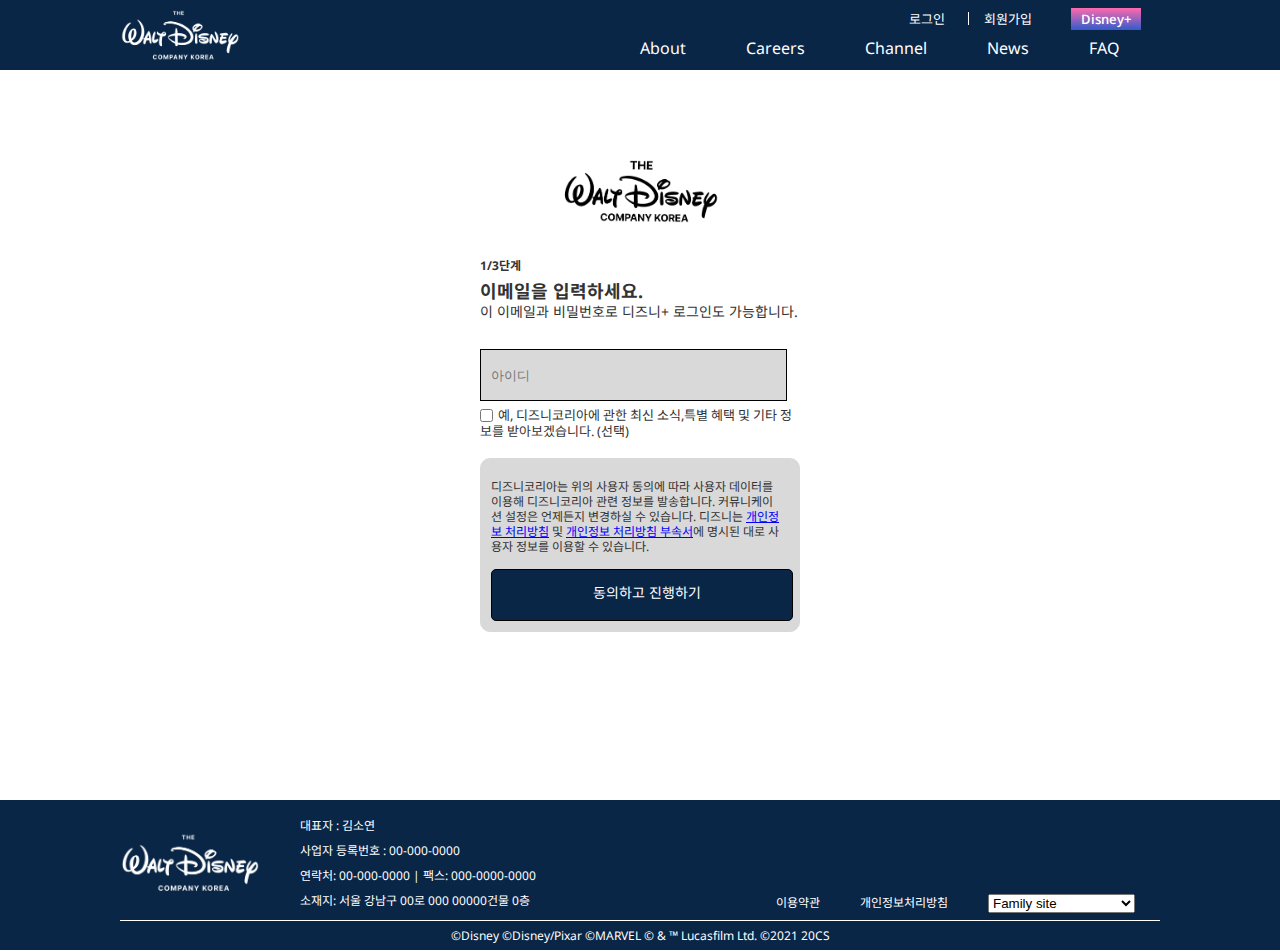
<file: signin.html>
<!DOCTYPE html>
<html lang="en">
<head>
  <meta charset="UTF-8">
  <meta http-equiv="X-UA-Compatible" content="IE=edge">
  <meta name="viewport" content="width=device-width, initial-scale=1.0">
  <title>DisneyKoera_SignIn</title>
  <!-- 파비콘삽입 -->
  <link rel="shortcut icon" type="image/x-icon" href="/favicon.ico">
  <!-- 초기화 -->
  <link rel="stylesheet" href="./css/reset.css" type="text/css">
  <!--기본서식,글꼴,색상,링크 -->
  <link rel="stylesheet" href="./css/base.css" type="text/css">
  <!-- Signin -->
  <link rel="stylesheet" href="./css/signin_pc.css" type="text/css">
  <!-- tablet버전 -->
  <!-- 공통서식 -->
  <link rel="stylesheet" href="./css/common.css" type="text/css">
  <link rel="stylesheet" href="https://cdnjs.cloudflare.com/ajax/libs/font-awesome/6.2.1/css/all.min.css">

  <!-- 스크립트영역 -->
  <script src="./script/script.js" defer></script>
  <script src="./script/main.js" defer></script>
  <script src="./script/prefixfree.min.js"></script>
  <script src="https://ajax.googleapis.com/ajax/libs/jquery/2.2.4/jquery.min.js"></script>
  

<body>
  <input type="checkbox" id="toggle">
  <!-- 헤더영역 -->
  <header>
    <div class="h_top">
      <h1>
        <a href="index.html" title="메인페이지로 바로가기">
          <img src="./img/main_logo.png" alt="상단로고">
        </a>
      </h1>
      <nav class="lnb">
        <ul>
          <li><a href="login.html" title="로그인">로그인</a></li>
          <li><a href="signin.html" title="회원가입">회원가입</a></li>
          <li><a href="https://www.disneyplus.com/ko-kr" title="디즈니 플러스 바로가기">Disney+</a></li>
        </ul>
      </nav>
    </div>
    
    <label for="toggle" class="total_btn">
      <i class="fa-solid fa-bars"></i>
    </label>
    <div class="h_bottom">
      <nav class="gnb">
        <label for="toggle" class="close_btn">
          <img src="./main_img/close.png" alt="닫기">
        </label>
        <ul>
          <li><a href="about.html" title="회사소개">About
          </a>
          <img class="sub_btn" src="./main_img/arrow_down.png" alt="서브메뉴보기">
            <ul class="sub">
              <li><a href="#none" title="회사소개">회사소개</a></li>
            <li><a href="#none" title="회사연혁">회사연혁</a></li>
            <li><a href="#none" title="파트너사">파트너사</a></li>
            <li><a href="#none" title="Contact us">Contact us</a></li>
            </ul>
          </li>
          <li>
            <a href="careers" title="채용정보">Careers
            </a>
            <img class="sub_btn" src="./main_img/arrow_down.png" alt="서브메뉴보기">
            
            <ul class="sub">
              <li><a href="#none" title="인재상">인재상</a></li>
            <li><a href="#none" title="채용정보">채용정보</a></li>
            </ul>
          </li>
          <li>
            <a href="channel.html" title="채널">Channel
            </a>
            <img class="sub_btn" src="./main_img/arrow_down.png" alt="서브메뉴보기">
            <ul class="sub">
              <li><a href="channel.html" title="디즈니">Disney</a></li>
              <li><a href="channel.html" title="픽사">Pixar</a></li>
              <li><a href="channel.html" title="마블">Marvel</a></li>
              <li><a href="channel.html" title="스타워즈">Star Wars</a></li>
              <li><a href="channel.html" title="네이셔널 지오그래픽">National Geographic </a></li>
              <li><a href="channel.html" title="20세기 스튜디오">20th Century Studios</a></li>
            </ul>
          </li>
          <li>
            <a href="news.html" title="새로운소식">News
            </a>
            <img class="sub_btn" src="./main_img/arrow_down.png" alt="서브메뉴보기">
            <ul class="sub">
              <li><a href="news.html" title="새로운소식">News</a></li>
            </ul>
          </li>
          <li>
            <a href="faq.html" title="문의사항">FAQ
            </a> 
            <img class="sub_btn" src="./main_img/arrow_down.png" alt="서브메뉴보기">
              <ul class="sub">
                <li><a href="#none" title="1대1 문의하기">1:1 문의하기</a></li>
                <li><a href="#none" title="1대1 답변확인">1:1 답변확인</a></li>
                <li><a href="#none" title="디즈니플러스 시청">디즈니&#43; 시청</a></li>
                <li><a href="#none" title="디즈니플러스 문제해결">디즈니&#43; 문제해결</a></li>
                <li><a href="#none" title="계정과 결제">계정 &amp; 결제</a></li>
              </ul>
          </li>
        </ul>
      </nav> 
    </div>
  </header>

  <!-- 메인영역 -->
  <main>
    <section class="signin">
      <h2><img src="./images/disney_korea_logo.png" alt="logo"></h2>
     <div class="sbox">
      <p class="step">1/3단계</p>
      <p>이메일을 입력하세요.</p>
      <p>이 이메일과 비밀번호로 디즈니+ 로그인도 가능합니다.</p>

      <label><input type="text" name="id" class="text" placeholder="아이디" maxlength="10" ></label>
      <label><input type="checkbox" name="agreement"><span class="agreement">예, 디즈니코리아에 관한 최신 소식,특별 혜택 및 기타 정보를 받아보겠습니다. (선택)</span></label>

      <div class="law">
        <p>디즈니코리아는 위의 사용자 동의에 따라 사용자 데이터를 이용해 디즈니코리아 관련 정보를 발송합니다.
          커뮤니케이션 설정은 언제든지 변경하실 수 있습니다.
          디즈니는 <a href="https://www.disneyplus.com/ko-kr/legal/%EA%B0%9C%EC%9D%B8%EC%A0%95%EB%B3%B4-%EC%B2%98%EB%A6%AC%EB%B0%A9%EC%B9%A8" title="개인정보 처리방침">개인정보 처리방침</a> 및 
          <a href="https://www.disneyplus.com/ko-kr/legal/%EA%B0%9C%EC%9D%B8%EC%A0%95%EB%B3%B4-%EC%B2%98%EB%A6%AC%EB%B0%A9%EC%B9%A8-%EB%B6%80%EC%86%8D%EC%84%9C" title="개인정보 처리방침 부속서">개인정보 처리방침 부속서</a>에 명시된 대로 사용자 정보를 이용할 수 있습니다.
        </p>
      <a href ="#" title="signin" class="progress"><p>동의하고 진행하기</p></a>
      </div>
    </div> 
    </section>
  </main>

  <!-- 푸터영역 -->
  <footer>

    <dl>
      <dt>푸터영역정보</dt>
      <dd class="f_logo">
        <h1>
          <img src="./img/main_logo.png" alt="메인로고">
        </h1>
      </dd>
      <dd>
        <p>대표자 : 김소연</p>
        <p>사업자 등록번호 : 00-000-0000</p>
        <p>연락처: 00-000-0000 | 팩스: 000-0000-0000</p>
        <p>소재지: 서울 강남구 00로 000 00000건물 0층</p>
      </dd>
      <dd class="box">&emsp;
      </dd>
      <dd class="f_last"><a href="#none" title="이용약관" class="info">이용약관</a></dd>
    
      <dd class="f_last"><a href="#none" title="개인정보처리방침">개인정보처리방침</a></dd>
      <dd class="f_last">
        <select onChange='siteUrl(this)'>
          <option value="#">Family site</option>
          <option value="https://thewaltdisneycompany.com/" >Disney</option>
          <option value="https://www.pixar.com/">Pixar</option>
          <option value="https://www.marvel.com/">Marvel</option>
          <option value="https://www.starwars.com/">Star Wars</option>
          <option value="https://www.nationalgeographic.com/">National Geographic</option>
          <option value="https://www.20thcenturystudios.com/">20th Century Studios</option>
        </select>
      </dd>
    </dl>
    <address>&copy;Disney &copy;Disney/Pixar &copy;MARVEL &copy; &amp; &#8482; Lucasfilm Ltd. &copy;2021 20CS</address>
</footer>

  
</body>
</html>
</file>
<file: css/base.css>
@charset "utf-8";
@import url('https://fonts.googleapis.com/css2?family=Noto+Sans+KR:wght@300;400;500&family=Noto+Sans:wght@300;400;500&display=swap');
/* 웹폰트 noto sans */
body{
  font-family: "Noto Sans","Noto Sans KR","맑은 고딕", "arial";
  color:#333;
  overflow-x:hidden;
}
/* a{color:#333;text-decoration:none;} */
</file>
<file: css/common.css>
@charset "utf-8";
*{margin: 0px; padding:0px;}
body{overflow-x: hidden;}
ul,ol,li{list-style: none;}
a{text-decoration: none;
  color:#fff;}
  #toggle, label[for=toggle]{display: none;}
footer > dl dt{ display: none;}

  .h_top > h1 img{width:100%;}
  /* gnb에 마우스올리면 서브메뉴 나오게 */

  .lnb > ul > li:first-child > a::after{
    width:1px;height:13px;
    background:#fff;
    content:"";
    display:block;
    position:relative;top:-14px;left:59px;
  }
/* .drop{
  transition: 0.4s;
} */

/* PC버전 */
@media screen and (min-width:1025px) {
  header{
    background: #0a2647 !important;
    height:70px;width: 100%;
    position:fixed;
    top:0px; 
    z-index: 100;
    transition: .3s;
  }


  header:hover, .drop{
    background: #0a2647 !important;
    transition: 0.4s;
  }
  i.fa-bars, .sub_btn, .close_btn{display: none;}
  .h_top{
    width:1040px;
    margin:0px auto;
    position:relative; /* 기준 ~ */
  }
  .h_top > h1 {
    position: absolute;
    left: 0px;
    top: 10px;
    width: 120px;
}
  .h_top > .lnb{
    position:absolute;
    right:0px;top:10px;
  }
  .lnb > ul{
    width:270px;
    display:flex;
    justify-content:space-around;
  }
  .lnb > ul > li:last-of-type > a{
    background:linear-gradient(#ff69ae,#305ccd);
    padding:2px 10px;
    font-weight: 550;
    transform: translateX(-5px);
  }
  .lnb > ul a{font-size:13px;}
  .lnb > ul a:hover{text-decoration:underline;}


.h_bottom{
  width:100%;height:35px;
  position:absolute;
  bottom:0px; right:0px;
}
.h_bottom .gnb{
  width:1020px;
  margin:0px auto;
  position:relative;
}
.h_bottom .gnb > ul{
  display:flex;
  justify-content: flex-end;
  width:530px;
  position:absolute;
  right: 0px;
}

.h_bottom .gnb > ul > li{
  text-align:center;
  position:relative;
}
.h_bottom .gnb > ul > li > a{
  font-size:16px;
  display: block;
  padding:5px 30px;
  font-weight: normal;
}
.h_bottom .gnb > ul > li > a:hover{
  text-decoration:underline;
}

/* 서브메뉴서식 */
.gnb > ul:hover .sub{display: block;}

.sub{
  position:absolute;
  left: 0px; top:35px;
  width:100%;height:250px;
  text-align: center;
  background: rgba(0,0,0,.9);
  transition: 0.8s;
  display: none;
  z-index: 10;
  transition: .5s;
}

.sub>li{
  padding-top:10px;
}
.sub>li>a{
  font-size: 12px;
}
.gnb>ul>li:first-child .sub{
  padding-left:1000px;left:-1000px;
}
.gnb>ul>li:last-child .sub{
  padding-right:600px;right: 0;
}

/* ---푸터영역서식 ------------*/
footer{
  background: #0A2647;
  width:100%;
  height: 150px;
  color:#fff;
  font-size: 12px;
  box-sizing: border-box;
  position:relative;
  bottom: 0px;
}

footer dl > .f_logo img{
  width: 140px;
  transform: translateY(35%);
}
footer > dl{
  
  width: 1040px;
  display: flex;
  margin:0px auto;

}
footer > dl > dd{
  padding:13px 40px 5px 0px;
  line-height: 25px;
}
footer > dl > .box{
  width:120px;
}
.f_last{
  padding-top: 90px;
  transform: translateX(40px);
}
footer > address{
  width:1040px;
  /* font-size: 12px; */
  font-style: normal;
  text-align: center;
  border-top: solid 1px #fff;
  line-height: 30px;
  margin:0 auto;
}

}

/* 태블릿 */
@media screen and (min-width:768px) and (max-width:1024px) {
  header{
    z-index: 100;
    background:#0A2647;
    height: 70px;width: 100%;
    position:fixed;
    top:0px;
  }
  i.fa-bars, .sub_btn, .close_btn{display: none;}
  /* 헤더영역 서식 */
  .h_top{
    width:49rem;
    margin:0px auto;
    position:relative; /* 기준 ~ */
  }
  .h_top > h1 {
    position: absolute;
    left: 0px;
    top: 0.625rem;
    width: 7.5rem;
}
  .h_top > .lnb{
    position:absolute;
    right:0rem;top:0.625rem;
  }
  .lnb > ul{
    width:16.875rem;
    display:flex;
    justify-content:space-around;
  }
  
  .lnb > ul > li:last-of-type > a{
    background:linear-gradient(#ff69ae,#305ccd);
    padding:0.125rem 0.625rem;
    font-weight: 550;
    transform: translateX(-0.3125rem);
  }
  .lnb > ul a{font-size:0.8125rem;}
.h_bottom{
  width:100%;height:2.1875rem;
  position:absolute;
  bottom:0px; right:0.375rem;
}
.h_bottom .gnb{
  width:49rem;
  margin:0px auto;
  position:relative;
}
.h_bottom .gnb > ul{
  display:flex;
  justify-content: flex-end;
  width:33rem;
  position: absolute;
  right: 0px;
}
.h_bottom .gnb > ul > li{
  text-align:center;
  position:relative;
}
.h_bottom .gnb > ul > li > a{
  font-size:1rem;
  display: block;
  padding:0.3125rem 1.875rem;
  font-weight: normal;
}
/* 서브메뉴서식 */
.gnb > ul:hover .sub{display: block;}
.sub{
  position:absolute;
  left: 0px; top:2.1875rem;
  width:100%;height:15.625rem;
  text-align: center;
  background: rgba(0,0,0,.9);
  transition: 0.8s;
  display: none;
  z-index: 10;
  transition: .5s;
}

.sub>li{
  padding-top:0.625rem;
}
.sub>li>a{
  font-size: 0.75rem;
}
.gnb>ul>li:first-child .sub{
  padding-left:900px;left:-900px;
}
.gnb>ul>li:last-child .sub{
  padding-right:500px;right: 0;
}

/* ---푸터영역서식 ------------*/
footer{
  background: #0A2647;
  width:100%;
  height: 150px;
  color:#fff;
  font-size: 75%;
  position:relative;
  bottom: 0px;

}
footer > dl dt{
  display: none;
}
footer dl > .f_logo img{
  width: 7rem;
  transform: translateY(1.4rem);
}
footer > dl{
  width: 49rem;height: 5.5rem;
  display: flex;
  margin:0 auto;

}
footer > dl > dd{
  padding:0.8rem 1.7rem 0.4rem 0rem;
  line-height: 1.5rem;
}

.f_last{
  width:5.625rem;
  padding: 5rem 0.5rem 0rem 0rem;
  transform: translateX(1.4rem);
}
.f_last:first-of-type{padding-left: 1rem;}
.f_last > select{
  width:7rem;
  margin-left: 1.2rem;
}
footer > address{
  width:49rem;
  font-style: normal;
  text-align: center;
  border-top: solid 1px #fff;
  line-height: 1.875rem;
  margin:1.8rem auto;
}
}

/* 모바일버전  */
@media screen and (max-width:767px) {
  header{
    z-index: 200;
    background:#0A2647;
    height: 50px;width: 100%;
    position:fixed;
    top:0px;
  }
  label[for=toggle]{display: block;}
  
  i.fa-bars{
    width:2rem;
    color:#fff;
    font-size: 2rem;
    position: fixed;
    right:2rem;top: 0.6rem;
    cursor: pointer;

  }
  .h_top > h1 {
    position: absolute;
    left: 2.5rem;
    top: 0.25rem;
    width: 4.4rem;
  }
  .h_top > h1 img{width:100%;}

/* 내비게이션 서식*/
  .close_btn{
    position: absolute;
    right:50px;top:10px;
    cursor: pointer;
    z-index: 300;
  }
  .close_btn img{width:35px;}
    /* 3:7비율 */
  /* 서브메뉴서식 */
  .gnb > ul > li .sub{display: none;}
  .h_bottom, .gnb, .lnb{display: none;}
  .h_bottom{
    background: rgba(0,0,0,.5);
    width:70%; height: 100%;
    position:fixed;
    right:0px;top:0px;
    transition: 0.5s;
    } 
    .gnb{
    position:absolute;
    top:0px;right:0px;
    width:100%;height: 100%;
    background: rgba(0, 0, 0, .9);
    padding-top:50px;
    z-index: 55;
  }
  .gnb ul li{
    padding: 0px 15px;
    text-indent: 15px;
    width: 70%;
  }
  .gnb ul li a{
    color:#fff;
    line-height: 300%;
    font-size: 1.1rem;
  }
  .gnb > ul > li .sub_btn{  
    position:relative;
    top:12px; right:20px;
    font-size: 1.2rem;
    float: right;
    width:28px;
    cursor: pointer;
  }
  .gnb > ul > li .sub_btn img{width:100%;}
  .lnb{
    position: fixed;
    top:40rem;right:0px;
    width:70%;height:20%;
    z-index: 1;
  }
  .lnb ul li{
    height: 50%;width:40%;
    padding:3px 15px;
    text-indent:15px;
  }
  .lnb ul li a{
    line-height: 200%;
    display: block;
  }
  .lnb > ul > li:first-child > a::after{display: none;}
  .lnb > ul > li:last-child{transform: translateY(-113px);}
  .sub{
    width:100%;
    z-index: 55;
    position:relative;

  }
  /* ---푸터영역서식 ------------*/
  footer{
    position:relative;
    background: #0A2647;
    width:100%;
    height: 280px;
    color:#fff;
    font-size: 0.75rem;
    position:relative;
    bottom: 0px;
  }
  footer dl > .f_logo img{
    width: 6.8rem;
    margin-top:20px;
    margin-bottom:10px;
  }
  footer > dl{
    width: 19.6rem;
    height:15.8rem;
    display:block;
    margin:0 auto;
  }
  footer > dl > dd{
    padding:0rem 1.7rem 1rem 0rem;
    line-height: 1.2rem;
    margin-top:-.8rem;
  }
  .f_last{
    float:left;
    margin-right: -20px;
  }
  .f_last:last-of-type{clear:both;}
  .f_last a{width:5rem;}
  .f_last > select{
    width:8rem;
    margin-top:5px;
  }
  footer > address{
    margin: 0px auto;
    width:20rem;
    font-style: normal;
    text-align: center;
    border-top: solid 1px #fff;
    line-height: 1.625rem;
    font-size: 0.625rem;
  }
  /* .f_last:first-of-type > a::after {
    position: relative;
    left:48px;top:-15px;
    display: block;
    content: "";
    width: 1px;height: 10px;
    background: #fff;
  } */
}
</file>
<file: css/channel.css>
@charset "utf-8";

*{margin: 0px ;padding: 0px;}
/* 메인 높이 */


/* 채널 상단페이지 감싸는 큰박스 */
#p_wrap,#m_wrap,#s_wrap,#n_wrap,#f_wrap{display: none;}

.d1_top{
  position: relative;
  /* border-bottom: 3px solid #000; */
}
.d1_top::after{
  display: block;
  content: "";
  height: 25.25vw;
}
.d1_top > div{
  position: absolute;
}

.d1_top > div .asd{
  width: 100%;
  position: relative;
}
.d1_top> div > .asd> img{
  width: 100%;
  filter: brightness(50%);
}
/* .asd >h1 img{
  width: 100px;
  position: absolute; top: 25%; left: 50%;
  transform : translateX(-50%);
} */

#d_wrap h2 img{
  width: 23%;
  position: absolute; top: 30%; left: 49%;
  transform : translateX(-50%);
}
#p_wrap h2 img{
  width: 23%;
  position: absolute; top: 20%; left: 50.5%;
  transform : translateX(-50%);
}

#m_wrap h2 img {width: 20%;
  position: absolute; top: 25%; left: 50.5%;
  transform : translateX(-50%);}

#s_wrap h2 img{width: 20%;
  position: absolute; top: 30%; left: 50.5%;
  transform : translateX(-50%);}

#n_wrap h2 img{width: 20%;
  position: absolute; top: 30%; left: 50.5%;
  transform : translateX(-50%);}

#f_wrap h2 img{
  width: 20%;
  position: absolute; top: 20%; left: 50.5%;
  transform : translateX(-50%);
}
#f_wrap .sns img{ margin-left: 13px;}

.s_button1{display: none;}

/* sns */
.sns{
  display: flex;
  justify-content: space-around;
  /* justify-content : space-between; */
  width : 20%;
  position: absolute; bottom: 8%; left: 50%;
  transform : translateX(-50%);
  margin: 0px auto;
  /* width: 20%; */
}
.sns > li{text-align: center;}
.sns > li img{
  /* margin-right: 50px; */
  /* width: 3vw; */
  width : 50px;
}
/* sns4개 */
#s_wrap,#n_wrap > .sns> li img{
  position: absolute; 
}
/* sns5개 */
@media screen and (min-width:1025px){
  header{
    background:#0A2647;
    height:70px;width: 100%;
    position:fixed;
    top:0px;
    z-index: 200000;
  }
/* 파트너사 */
.channel{
  width: 1040px;
  height: 75px;
  border: 1px solid #000;
  box-sizing: border-box;
  margin: 5px auto;
  display: flex;
  justify-content: space-around;
  margin-bottom: 50px;
}
.channel > li{
width: 173.3PX;
border-right: 1px solid #000;
text-align: center;
line-height: 75px;
}
.channel li:not(:last-child){
  border-right: 1px solid #000;
}
.channel > li > img{
width: 100px;
padding: 0px;
}
.p1{
  padding-top: 7px;
}
.n1 img{
  padding-top: 9px !important;
  transform: scale(1.3);
}
.channel > li:not(:nth-child(3)) > img{
  padding-top: 12px;
}






.channel > .d1:hover{background: linear-gradient(180deg, #649EAD 0%, rgba(100, 158, 173, 0) 100%);}
.channel > .p1:hover{background: linear-gradient(180deg, #649EAD 0%, rgba(100, 158, 173, 0) 100%);}
.channel > .m1:hover{background: linear-gradient(180deg, #649EAD 0%, rgba(100, 158, 173, 0) 100%);}
.channel > .s1:hover{background: linear-gradient(180deg, #649EAD 0%, rgba(100, 158, 173, 0) 100%);}
.channel > .n1:hover{background: linear-gradient(180deg, #649EAD 0%, rgba(100, 158, 173, 0) 100%);;}
.channel > .f1:hover{background: linear-gradient(180deg, #649EAD 0%, rgba(100, 158, 173, 0) 100%);}



/* 필름 */
.films{
  margin: 0px auto;
  width: 1040px;
  display: flex;
  border-bottom: 3px solid #000;
  position: relative;
}
.films> p{
  font-size: 40px;
  font-weight: bold;
  color: #000;
}
.films > div:first-of-type{
  position: absolute;right: 0%; bottom: 10%;
  display: flex;
}
.films > div > p {
  color: #000; 
  font-weight: bold;
}
.films > div > p > a{
  font-size: 16px;
  font-weight: bold;
  color: #000;
  margin:0px 6px
}


/* 검색창 */
.search_box {
  position: relative; left: 324%; top: 68px; 
  z-index: 999;
}
.s_button{
  width: 220px; height: 32px;
  border-radius: 5px;
  font-size: 15px;
  border: 1px solid #000;
  z-index: 1001;
}
.fa-search{
  font-size: 22px;
  position: absolute; right: 4%;top: 12%;
  z-index: 101;
}


/* <<영화 컨텐츠>>*/
.a-content-wrap{
  position: relative;
  margin: 0 auto;
  width: 1040px;
  display: block;
}
.a-content-wrap::after{
  display: block;
  content: "";
  height: 750px;
}
/* 디즈니 컨텐층 */
/* .content-wrap
{position: absolute;
  width: 1040px;
  margin: 0px auto;
} */
.wrap{
  margin-top: 70px;
}
#m-channel,#p-channel,#s-channel,#n-channel,#f-channel{display: none;}
.movie{
  display: grid;
  grid-template-columns: repeat(3,333px);
  /* grid-template-rows: repeat(3,600px); */
  grid-column-gap: 20px;
  grid-row-gap: 70px;
  width: 333px;
  height: 300px ;
  margin-bottom: 0px;
}

.movie > li > a>  img{
  width: 333px;
  height: 204px;
  margin-bottom: 0px;
}

/* 텍트스 */
.text{ 
  transform: translateY(-5px);
  width: 331px; height: 90px;
  border: 1px solid #000;
  color: #000;
}
.text  > h3{
  display: flex;
  justify-content: space-between;
  font-weight: bold;
  font-size: 20px;
  margin: 8px 0px 8px 8px;
}
#s-channel h3:first-child{
  font-size: 16px;
  
}
.text > p{
  font-size: 14px;
  margin-left: 8px;
}
.star{
  padding-right: 5px;
  font-size: 16px;
  font-weight: bold;
}
.m-button{display: none;}

/* 하단 번호  */
.number_wrap{
  width: 300px;
  margin: 0px auto;
}
.number{
  margin: 60px auto;
  display: flex;
  justify-content: space-around;
}
.number > li >a{
  font-size: 16px;
  color: #000;
}
}
</file>
<file: css/channel_tablet.css>
@media screen and (min-width:768px) and 
(max-width:1024px){
  #p_wrap,#m_wrap,#s_wrap,#n_wrap,#f_wrap{display: none;}
 
  .d1_top{
    position: relative; 
    /* border-bottom: 3px solid #000; */
  }
  .d1_top::after{
    display: block;
    content: "";
    height: 35vh;
  }
  /* .d1_top > div{
    position: absolute; top: 0px;
  }
   */
  .d1_top > div .asd{
    width: 100vw;
    position: relative;
  }
  .d1_top> div > .asd> img{
    width: 100%; height: 250px;
    filter: brightness(50%);
  }
  
  /*.d1_top > div >*/.asd h1 img{
    width: 100%;
    position: absolute; top: 25%; left: 25%;
    transform : translateX(-50%);
  }
  /* sns */
  .sns{
    display: flex;
    justify-content: space-around;
    position: absolute; bottom: 8%; left: 54%;
    margin: 0px auto;
    transform : translateX(-68%);
    width: 22%;
  }
  .sns > li{text-align: center;}
  .sns > li img{
    margin-right: 12px;
    width: 4.5vw;
  }
  #s_wrap,#n_wrap > .sns> li img{
    position: absolute; 
  }

  /* 채널 클릭창 */
  .channel{
    width: 784px;
    height: 75px;
    border: 1px solid #000;
    box-sizing: border-box;
    margin: 5px auto;
    display: flex;
    justify-content: space-around;
    margin-bottom: 50px;
  }
  .channel > li{
  width: 173.3PX;
  
  text-align: center;
  line-height: 75px;
  }
  .channel li:not(:last-child){
    border-right: 1px solid #000;
  }
  .channel > li > img{
  width: 100px;
  padding: 0px;
  }
  .p1{
    padding-top: 7px;
  }
  .n1 img{
    padding-top: 9px !important;
    transform: scale(1.3);
  }
  .channel > li:not(:nth-child(3)) > img{
    padding-top: 12px;
  }
  
  .channel > .d1:hover{background: linear-gradient(180deg, #649EAD 0%, rgba(100, 158, 173, 0) 100%);}
  .channel > .p1:hover{background: linear-gradient(180deg, #649EAD 0%, rgba(100, 158, 173, 0) 100%);}
  .channel > .m1:hover{background: linear-gradient(180deg, #649EAD 0%, rgba(100, 158, 173, 0) 100%);}
  .channel > .s1:hover{background: linear-gradient(180deg, #649EAD 0%, rgba(100, 158, 173, 0) 100%);}
  .channel > .n1:hover{background: linear-gradient(180deg, #649EAD 0%, rgba(100, 158, 173, 0) 100%);;}
  .channel > .f1:hover{background: linear-gradient(180deg, #649EAD 0%, rgba(100, 158, 173, 0) 100%);}
  

/* films */
.films{
  margin: 0px auto;
  width: 784px;
  display: flex;
  border-bottom: 3px solid #000;
  position: relative;
}
.films> p{
  font-size: 40px;
  font-weight: bold;
  color: #000;
}
.films > div:first-of-type{
  position: absolute;right: 0%; bottom: 10%;
  display: flex;
}
.films > div > p {
  color: #000; 
  font-weight: bold;
}
.films > div > p > a{
  font-size: 16px;
  font-weight: bold;
  color: #000;
  margin:0px 6px
}
.s_button1{display: none;}


/* 검색창 */
.search_box {
  position: relative; left: 275%; top: 68px; 
  z-index: 999;
}
.s_button{
  width: 180px; height: 32px;
  border-radius: 5px;
  font-size: 15px;
  border: 1px solid #000;
  z-index: 1001;
}
.fa-search{
  font-size: 22px;
  position: absolute; right: 4%;top: 12%;
  z-index: 101;
}
.a-content-wrap{
  margin-top: 60px;
  position: relative;
  width: 100%;
  display: block;
}
.a-content-wrap::after{
  display: block;
  content: "";
  height: 14px;
  text-align: center;
}
/* 디즈니 컨텐층 */
/* .content-wrap
{position: absolute;
  margin: 0px auto;
} */
.wrap{
  width: 784px;
  /* margin-top: 70px; */
  margin: 0px auto;
}
#m-channel,#p-channel,#s-channel,#n-channel,#f-channel{display: none;}
.movie{
  display: grid;
  grid-template-columns: repeat(3,248px);
  /* grid-template-rows: repeat(3,151px); */
  grid-column-gap: 20px;
  grid-row-gap: 70px;
  /* width: 333px;
  height: 300px ; */
  margin-bottom: 0px;
}
.movie > li{
  width: 248px;
}
.movie > li > a  img{
  width: 100%;
  height: 204px;
  margin-bottom: 0px;
}
.m-button{display: none;}
/* 텍트스 */
.text{ 
  transform: translateY(-5px);
  width: 248px; height: 90px;
  border: 1px solid #000;
  color: #000;
  box-sizing: border-box;
}
.text  > h3{
  display: flex;
  justify-content: space-between;
  font-weight: bold;
  font-size: 16px;
  margin: 8px 0px 8px 8px;
}
#s-channel h3:first-child{
  font-size: 14px;
  
}
.text > p{
  font-size: 12px;
  margin-left: 8px;
}
.star{
  padding-right: 5px;
  font-size: 16px;
  font-weight: bold;
}


/* 하단 번호  */
.number_wrap{
  width: 300px;
  margin: 0px auto;
}
.number{
  margin: 60px auto;
  display: flex;
  justify-content: space-around;
}
.number > li >a{
  font-size: 16px;
  color: #000;
}
}
</file>
<file: css/channel_mobile.css>
@media screen and (max-width:767px){

  #p_wrap,#m_wrap,#s_wrap,#n_wrap,#f_wrap{display: none;}

  .d1_top{
    position: relative; 
    /* border-bottom: 3px solid #000; */
  }
  .d1_top::after{
    display: block;
    content: "";
    /* height: 26vh; */ 
    height: 260px;
  }
  /* .d1_top > div{
    position: absolute; top: 0px;
  }
   */
  .d1_top > div .asd{
    width: 100%;
    position: relative;
  }
  .d1_top> div > .asd> img{
    width: 100%; height: 200px;
    filter: brightness(50%);
  }
  
 #d_wrap h2 img{
    width: 40%;
    position: absolute; top: 25%;
    transform : translateX(-50%);
  }
  #p_wrap h2 img{
    width: 38%;
    position: absolute; top: 20%; 
    transform : translateX(-50%);
  }
  
  #m_wrap h2 img {width: 35%;
    position: absolute; top: 25%; 
    transform : translateX(-50%);}
  
  #s_wrap h2 img{width: 40%;
    position: absolute; top: 30%; 
    transform : translateX(-50%);}
  
  #n_wrap h2 img{width: 35%;
    position: absolute; top: 30%;
    transform : translateX(-50%);}
  
  #f_wrap h2 img{
    width: 35%;
    position: absolute; top: 20%; 
    transform : translateX(-50%);
  }
  #f_wrap .sns img{ margin-left: 13px;}
  
  /* sns */
  .sns{
    display: flex;
    justify-content: space-around;
    position: absolute; bottom: 8%; left: 53%;
    margin: 0px auto;
    transform : translateX(-50%);
    width: 20%;
  }
  .sns > li{text-align: center;}
  .sns > li img{
    
    margin-right: 12px;
    width: 6vw;
  }
 
  
  /* #s_wrap,#n_wrap > .sns> li img{
    position: absolute; 
  } */



/* 파트너사 */
  /* #channel-wrap{height: 10vw;} */
  .channel{
    width: 100%;
    height: 60vw;
    box-sizing: border-box;
    margin: 1px auto;
    display: flex;
    flex-wrap: wrap;
    /* justify-items: space-around; */
    /* border: 1px; */
    /* justify-content: space-around; */
    /* margin-bottom: 50px */
    align-content: center;
    transform : translateX(2%);
  }
  .channel > li{
  width: 30%; 
  height: 20%;
  border: 1px solid #000;
  border-radius: 8%;
  margin: 0px 10px 50px 0px;
  text-align: center;
  }
  .channel > li img{
  width: 70%;
 transform: translateY(-10%);
  }
  .channel > li:not(:nth-child(3)) img{
    transform: translateY(10%);
  }
  .p1{
    padding-top: 15px;
    box-sizing: border-box;
  }
  

  .channel > .d1:hover{background: linear-gradient(180deg, #649EAD 0%, rgba(100, 158, 173, 0) 100%);}
  .channel > .p1:hover{background: linear-gradient(180deg, #649EAD 0%, rgba(100, 158, 173, 0) 100%);}
  .channel > .m1:hover{background: linear-gradient(180deg, #649EAD 0%, rgba(100, 158, 173, 0) 100%);}
  .channel > .s1:hover{background: linear-gradient(180deg, #649EAD 0%, rgba(100, 158, 173, 0) 100%);}
  .channel > .n1:hover{background: linear-gradient(180deg, #649EAD 0%, rgba(100, 158, 173, 0) 100%);;}
  .channel > .f1:hover{background: linear-gradient(180deg, #649EAD 0%, rgba(100, 158, 173, 0) 100%);}
  
  

/* 필름 */
.films{
  margin: 0px auto;
  width: 100%;
  display: flex;
  border-bottom: 3px solid #000;
  position: relative;
}
.films> p{
  font-size: 30px;
  font-weight: bold;
  color: #000;
}
.films > div:first-of-type{
  position: absolute;right: 0%; bottom: 10%;
  display: flex;
}
.films > div > p {
  color: #000; 
  font-weight: bold;
}
.films > div > p > a{
  font-size: 16px;
  font-weight: bold;
  color: #000;
  margin:0px 6px
}
.s_button1{display: none;}

/* 검색창 */
.films div:last-of-type{
  width: 100px;
  position: absolute; right:8%;top: 120%;

}
.search_box {
  /* width: 100%; */

  
  /* border: 1px solid #000; */
}
.s_button{
  width: 125%; height: 22px;
  border-radius: 5px;
  font-size: 15px;
  border: 1px solid #000;
  z-index: 1001;
}
.fa-search{
  display: inline;
  font-size: 16px;
  position: absolute; left: 107%;top: 15%;
  z-index: 99999999;
  color: #000;
}


/* 영화 컨텐츠 */
.a-content-wrap{
  margin-top: 50px;
  position: relative;
  width: 100%;
  display: block;
}
.a-content-wrap::after{
  display: block;
  content: "";
  height: 15px;
}
/* 디즈니 컨텐층 */
.content-wrap
{position: absolute;
  
}
.wrap{
  /* margin-top: 70px; */
  width: 100%;
  margin: 0px auto;
}
#m-channel,#p-channel,#s-channel,#n-channel,#f-channel{display: none;}

.movie{
  display: grid;
  grid-template-columns: repeat(2,40%);
  /* grid-template-rows: repeat(2,210px); */
  grid-column-gap: 10px;
  grid-row-gap: 40px;
  justify-content: space-evenly;
  margin-bottom: 30px;
  /* width: 700px;  */

}
.movie > li{
  width: 127px;
}
.movie > li > a img{
  width: 40vw;
  margin-bottom: 0px;
}
.movie > li:nth-child(4)~li{display: none;}

/* 텍트스 */
.text{ 
  transform: translateY(-5px);
  width: 40vw; height: 100px;
  border: 1px solid #000;
  color: #000;
  box-sizing: border-box;
}
.text  > h3{
  display: flex;
  justify-content: space-between;
  font-weight: bold;
  font-size: 14px;
  margin: 8px 0px 8px 8px;
}
#s-channel h3:first-child{
  font-size: 13px;
  
}
.text > p{
  font-size: 12px;
  margin-left: 8px;
  text-align: left;
}
.star{
  padding-right: 5px;
  font-size: 14px;
  font-weight: bold;
}
.wrap{text-align: center;}
.m-button{
  
  width: 280px;
  height: 27px;
  color: #fff;
  background: #161A3D;
  margin: 0px auto;
  border: none;
  border-radius: 10px;
}

/* 하단 번호  */
.number_wrap{
  display: none;
  width: 300px;
  margin: 0px auto;
}
.number{
  margin: 20px auto;
  display: flex;
  justify-content: space-around;
}
.number > li >a{
  font-size: 16px;
  color: #000;
}
}
</file>
<file: css/main.css>
@charset "utf-8";
article, section{
  width:100%;
}
.main-video > h2{display: none;}
.disney_films li:hover::after{
  display: block;
  content:"";
  position:absolute;
  width:100%;
  height:100%;
  background:rgba(0,0,0,.5);
  top:0px;left:0px;
  z-index: 100; 
}
/* 브랜드로고 쉐이킹 */
@keyframes shake {
  0%{transform:rotate(0deg);}
  25%{transform:rotate(-5deg);}
  50%{transform: rotate(0deg);}
  75%{transform: rotate(5deg);}
  100%{transform: rotate(0deg);}
}
/* 화살표 바운스 */
@keyframes bounce {
  0%{bottom:5px;}
  50%{bottom:-5px;}
  100%{bottom:5px;}
  
}
/* 채널 갤러리효과 */
@keyframes fadeIn {
  from {
      opacity: 0;
      left:-400px;
  }
  to {
      opacity: 1;
      left:0px;
  }
}
@keyframes fadeout{
  from{
      left:0px;
      opacity: 1;
  }
  to{
      left:-500px;
      opacity: 0;
  }
} 
.ch_gallery .item img{width:100%;height: 100%;}
.disney_films img{
  width:100%;
  vertical-align: top;
}
a[title="맨위로올라가기"]{
  position: fixed;
  bottom:20px;right:20px;
  width:50px;
  z-index: 5;
}
a[title="맨위로올라가기"] img{
  width: 100%;
}
@media screen and (min-width:1025px) {
  header{
    background: rgba(0, 0, 0, 0)!important;
    height:70px;width: 100%;
  }
  .main-video {
    width:100%;
    position: relative;
  }
  .main-video > video{
    width:100%;
    z-index: 6;
  }
  .main-video > p {
    position: absolute;
    left: 47.5%; bottom:120px;
    width:50px;
    height: 50px;
    border-radius: 50%;
    border: solid 3px #fff;
  }
  i.fa-arrow-down{
    position: absolute;
    left: 32%;bottom: 0px;
    animation:bounce 2s infinite;
    line-height: 50px;
    color: #fff;
    font-size: 1.6rem;
  }
  /* 이벤트서식 */
  .event{
    background: rgb(255, 255, 255);
    position: relative;
    top:-60px;
    background-image: url('../main_img/event-bg.png');
    background-size: cover;
    background-repeat: no-repeat;
    width:100%;
  }
  .title01{
    display: flex;
    justify-content: center;
  }
  .title01 > img{width:240px;}
  .event > .e_wrap{
    width:700px;
    margin:0 auto;
    padding-bottom: 50px;
  }
  
  .event > .e_wrap > .title01 > h2{
    color:#fff;
    transform: translateY(65px);
    font-size: 2.5rem;
    margin-left:10px;
  }
  .event > .e_wrap > iframe{
    margin-top: 20px;
    width:100%;height: 395px;
    border: #fff solid 4px;
    /* width="560" height="315"  */
  }
  .e_wrap > ul{
    text-indent: 7%;
    font-size: 1.15rem;
    margin-top: 30px;
    border-radius: 15px;
    line-height: 35px;
    background: #fff;
    padding:20px 0px 30px 0px;
  }
  .e_wrap > .e_txt > li:nth-of-type(4){
    transform: translateY(-20px);
  }
  .e_txt > li > ul .e_sub{
    text-indent: 20%;
    transform: translateY(-30px);
  }
  .e_wrap > .e_txt >li:last-child{
    margin-top: 10px;
    position: relative;
  }
  .e_wrap > .e_txt >li:last-child img{
    position: absolute;
    right: 205px;bottom:-20px;
    width:109px;
  }
  .e_wrap > .e_txt > li:last-child > a{
    border-radius: 15px;
    box-shadow: 1px 1px 3px #555;
    padding:8px 60px; 
    margin-left: 28%;
    background:#2343D1;
    font-weight: 400;
    font-size: 1.3rem;
  }
  .e_wrap > .e_txt > li:last-child > a:hover{
    border:solid 1px #333;
    background: #fff;
    color: #333;
  }

  
  /* ------- 채널영역 서식 ------*/
  .channel{}
  .ch_wrap{
    width: 1050px;
    margin:0 auto;
  }
  .ch_wrap > h2{
    font-size:2.6rem;
    border-bottom: solid 3px #333;
    padding:15px 0px;
  }
  .ch_wrap > p{
    padding:20px 15px;
    width:1040px;
    font-size: 1.3rem;
    text-align: justify;
    font-weight: 500;
  }
  .ch_wrap > .ch_gallery{
    position: relative;
    background: #333;
    display: grid;
    width:100%;
    grid-gap: 20px;
    box-sizing: border-box;
    padding:20px;
    grid-template-columns: repeat(3,auto);
    grid-template-rows: repeat(3,190px);
  }
  .ch_wrap a{
    /* margin: 40px 40px 0px 0px; */
    background:#2343D1;
    border-radius: 15px;
    box-shadow: 1px 1px 3px #555;
    text-align: center;
    line-height: 50px;
    font-size: 1.3rem;
    font-weight: 400;
    margin:25px 0 0 37%;
    display: block;
    width:250px; height: 50px;
  }

  .ch_wrap a:hover{
    border:solid 1px #333;
    background: #fff;
    color: #333;
  }

  /* 디즈니 플러스 관련 정보 */
  .disney_films{
    position:relative;
  }
  .disney_films > h2{
    width: 1040px;
    margin:80px auto 40px auto;
    font-size:2.6rem;
    border-bottom: solid 3px #333;
    padding:15px 0px;
  }
  .disney_films > ul > li {
    position:relative;
    height:350px;
  }
  .disney_films > ul > li:first-child{
    background-image: url('../main_img/movie1.png');
    background-size: cover;}
  .disney_films > ul > li:nth-child(2){background-image: url('../main_img/movie2.png');background-size: cover;}
  .disney_films > ul > li:last-child{background-image: url('../main_img/movie3.png');background-size: cover;}
  .disney_films > ul > li > .film_txt{
    position:absolute;
    left:0px; top:40px;
    line-height: 80px;
    color:#fff;
    margin:0 auto;
    font-size: 40px;
    opacity: 0;
    z-index:200;

  }
  .disney_films li:hover::after{
    z-index:100;
    display: block;
    content:"";
    position:absolute;
    width:100%;
    height:100%;
    background:rgba(0,0,0,.5);
    top:0px;left:0px;
    
  }
  

  /* 회사 정보 영역 서식 */
  .company{}
  .company > h2{
    width: 1040px;
    margin:50px auto 0px auto;
    font-size:2.6rem;
    border-bottom: solid 3px #333;
    padding:15px 0px;
  }
  .com_wrap{
    width: 1040px;
    margin:40px auto 60px auto ;
    display: flex;
    justify-content: center;
  }
  .com_wrap img{width:350px;}
  .com_wrap p{
    text-align: justify;
    width:565px;
    line-height: 45px;
    font-size: 1.3rem;
    margin:10px 0px 0px 65px ;
  }


  /* 파트너사 브랜드 영역 서식 */
  .b_wrap{
    width: 1040px;
    margin:0 auto;
  }
  .b_wrap > h2{
    font-size:2.6rem;
    border-bottom: solid 3px #333;
    padding:15px 0px;
  }
  .b_wrap > p{
    width:930px;
    padding:20px;
    margin: 0 auto;
    line-height: 40px;
    font-size: 1.3rem;
    text-align: justify;
    font-weight: 500;
  }
  .b_wrap > .b_gallery{
    display: grid;
    background-image: url('../main_img/brand_bg.jpg');
    background-size: contain;
    background-repeat: no-repeat;
    grid-gap: 10px;
    box-sizing: border-box;
    padding:15px;
    grid-template-columns: repeat(3,auto);
    grid-template-rows: repeat(3,150px);
  }
  .b_gallery > .brand{
    overflow: hidden;
    transform: translateY(24%);
    position: relative;
  }
  .b_gallery .brand img{width:70%;}
  .b_gallery > .brand:first-child img{padding:20px 0px 0px 60px;}
  .b_gallery > .brand:nth-child(2) img{padding:50px 0px 0px 30px;}
  .b_gallery > .brand:nth-child(3) img{padding:5px 0px 0px 15px;}
  .b_gallery > .brand:nth-child(4) img{padding:20px 0px 0px 60px;}
  .b_gallery > .brand:nth-child(5) img{padding:13px 0px 0px 30px;}
  .b_gallery > .brand:last-child img{padding:0px 0px 12px 40px;width:52%;}
  .b_gallery > .brand img:hover{animation: shake 1s infinite;}

  /* 새로운소식 */
  .news{}
  .news > .n_wrap{
    width: 1040px;
    margin: 0 auto;
  }
  .n_wrap > h2{
    font-size:2.6rem;
    border-bottom: solid 2px #333;
    padding:15px 0px;
    display: flex;
    position:relative;

  }
  .n_wrap > h2 > a{
    border: solid 3px #333;
    border-radius: 50px;
    color:#333;
    font-size: 20px;
    font-weight: 500;
    padding:3px 15px 3px 20px;
    position:absolute;
    right:13px; bottom:20px;
  }
  .n_wrap > .news_con{
    margin:40px 0px 100px 0px;
    display: flex;
    justify-content: space-around;
  }
  .n_wrap > .news_con li > p{text-overflow: ellipsis;}
  .n_wrap > .news_con li:not(:first-child){
    margin-left: 30px;
  }
  .n_wrap > .news_con img{width: 100%;}
  .n_wrap > .news_con li p > a{
    font-weight: 600;
    text-overflow: ellipsis;
    color: #333;
  }
  .n_wrap > .news_con p:last-child{margin-top: 20px;}
  .n_wrap > .news_con li > .n_txt a{
    color:#4D92E3;
    font-size: 1rem;
  }
  .n_wrap > .news_con li p >.tag{
    color:#333;
    font-weight: normal;
    border: solid 1px #333;
    border-radius: 10px;
    margin-right: 8px;
    padding:5px;
    box-shadow: 0.7px 1.5px 1px #666;

  }



  /* 문의사항 */
  .faq{
  }
  
  .faq > .faq_wrap{
    display: flex;
    justify-content: space-evenly;
    margin: 40px auto;
    width:1040px;
    height: 280px;
    border-radius: 20px;
    background:linear-gradient(0deg, rgba(0, 0, 0, 0.2), rgba(0, 0, 0, 0.2)), 
      linear-gradient(0deg, rgba(50, 226, 184, 0.27), rgba(50, 226, 184, 0.27)), 
      linear-gradient(180deg, #387BCB 12.96%, rgba(56, 123, 203, 0.460779) 66.99%, rgba(56, 123, 203, 0) 100%), 
      linear-gradient(180deg, #387BCB 12.96%, rgba(56, 123, 203, 0.460779) 66.99%, rgba(56, 123, 203, 0) 100%), 
      linear-gradient(180deg, #387BCB 12.96%, rgba(56, 123, 203, 0.460779) 66.99%, rgba(56, 123, 203, 0) 100%);
    border-radius: 50px;
  }
  .faq_wrap > .faq_txt{
    margin:auto 0px;
  }
  .faq_wrap h2{
    color:#fff;
    font-size: 2.2rem;
    margin-bottom: 30px;
  }
  .faq_wrap > .faq_txt > p > a {
    color: #333;
    background: #fff;
    border-radius: 15px;
    box-shadow: 1px 1px 2px #555;
    padding:8px 15px;
    font-size: 1.2rem;
    margin-left: 10px;
  } 
  .faq_wrap img{
    transform:translateY(10%);
  }

}

/* 태블릿 */
@media screen and (min-width:768px) and (max-width:1024px) {
  .main-video {
    width:100%;
    position: relative;
  }
  .main-video > video{
    width:100%;
  }
  .main-video > p {
    position: absolute;
    left: 47%; bottom:80px;
    width:30px;
    height: 30px;
    border-radius: 50%;
    border: solid 3px #fff;
  }
  i.fa-arrow-down{
    position: absolute;
    left: 26%;bottom: 0px;
    animation:bounce 2s infinite;
    line-height: 30px;
    color: #fff;
    font-size: 20px;
  }

  /* 이벤트서식 */
  .event{
    background: #fff;
    position: relative;
    top:-40px;
    background-image: url('../main_img/event-bg.png');
    background-size: cover;
    background-repeat: no-repeat;
    width:100%;
  }
  .title01{
    display: flex;
    justify-content: center;
  }
  .title01 > img{width:15rem;}
  .event > .e_wrap{
    width:43rem;
    margin:0 auto;
    padding-bottom: 3.125rem;
  }
  
  .event > .e_wrap > .title01 > h2{
    color:#fff;
    transform: translateY(4rem);
    font-size: 2.4rem;
    margin-left:0.625rem;
  }
  .event > .e_wrap > iframe{
    margin-top: 1.25rem;
    width:100%;height:29rem;
    border: #fff solid 4px;
    /* width="560" height="315"  */
  }
  .e_wrap > ul{
    text-indent: 7%;
    font-size: 1.15rem;
    margin-top: 1.875rem;
    border-radius: 15px;
    line-height: 2.1875rem;
    background: #fff;
    padding:1.25rem 0px 1.875rem 0px;
  }
  .e_wrap > .e_txt > li:nth-of-type(4){
    transform: translateY(-1.25rem);
  }
  .e_txt > li > ul .e_sub{
    text-indent: 20%;
    transform: translateY(-1.875rem);
  }
  .e_wrap > .e_txt >li:last-child{
    margin-top: 0.625rem;
    position: relative;
  }
  .e_wrap > .e_txt >li:last-child img{
    position: absolute;
    right: 205px;bottom:-1.25rem;
    width:6.8125rem;
  }
  .e_wrap > .e_txt > li:last-child > a{
    border-radius: 15px;
    box-shadow: 1px 1px 3px #555;
    padding:8px 60px; 
    margin-left: 28%;
    background:#2343D1;
    font-weight: 400;
    font-size: 1.3rem;
  }
  .e_wrap > .e_txt > li:last-child > a:hover{
    border:solid 1px #333;
    background: #fff;
    color: #333;
  }

  
  /* ------- 채널영역 서식 ------*/
  .channel{
    /* background: rgb(0, 255, 255); */
  }
  .ch_wrap{
    width: 51rem;
    margin:0 auto;
  }
  .ch_wrap > h2{
    font-size:2.6rem;
    border-bottom: solid 2px #333;
    padding:0.9375rem 0px;
  }
  .ch_wrap > p{
    padding:1.25rem 0.9375rem;
    width:50rem;
    font-size: 1.3rem;
    text-align: justify;
    font-weight: 500;
  }
  .ch_wrap > .ch_gallery{
    position: relative;
    background: #333;
    display: grid;
    width:100%;
    grid-gap: 1.25rem;
    box-sizing: border-box;
    padding:1.25rem;
    grid-template-columns: repeat(3,auto);
    grid-template-rows: repeat(3,10.625rem);
  }
  .ch_wrap a{
    /* margin: 40px 40px 0px 0px; */
    background:#2343D1;
    border-radius: 15px;
    box-shadow: 1px 1px 3px #555;
    text-align: center;
    line-height: 3.125rem;
    font-size: 1.3rem;
    font-weight: 400;
    margin:1.5625rem 0 0 37%;
    display: block;
    width:15.625rem; height: 3.125rem;
  }
  /* 디즈니 플러스 관련 정보 */
  .disney_films{position: relative;}
  .disney_films > h2{
    width: 49rem;
    margin:5rem auto 2.5rem auto;
    font-size:2.6rem;
    border-bottom: solid 2px #333;
    padding:0.9375rem 0px;
  }
  .disney_films > ul > li {
    position:relative;
    height:300px;
  }
  .disney_films > ul > li:first-child{
    background-image: url('../main_img/movie1.png');
    background-size: cover;
    background-repeat: no-repeat;
  }
  .disney_films > ul > li:nth-child(2){
    background-image: url('../main_img/movie2.png');
    background-size: cover;
    background-repeat: no-repeat;

  }
  .disney_films > ul > li:last-child{
    background-image: url('../main_img/movie3.png');
    background-size: cover;
      background-repeat: no-repeat;
}
  .disney_films > ul > li > .film_txt{
    position:absolute;
    left:0px; top:40px;
    line-height: 80px;
    color:#fff;
    margin:0 auto;
    font-size: 2rem;
    opacity: 0;
  }


  /* 회사 정보 영역 서식 */
  .company{
  
  }
  .company > h2{
    width: 49rem;
    margin:5rem auto 0px auto;
    font-size:2.6rem;
    border-bottom: solid 2px #333;
    padding:0.9375rem 0px;
  }
  .com_wrap{
    width: 49rem;
    margin:2.5rem auto 3.75rem auto ;
    display: flex;
    justify-content: center;
  }
  .com_wrap img{
    width:14.5rem;
    height: 7.875rem;
  }
  .com_wrap p{
    text-align: justify;
    width:35rem;
    line-height: 2.8125rem;
    font-size: 1.3rem;
    margin:0.625rem 0px 0px 4rem ;
  }


  /* 파트너사 브랜드 영역 서식 */
  .b_wrap{
    width: 49rem;
    margin:0 auto;
  }
  .b_wrap > h2{
    font-size:2.6rem;
    border-bottom: solid 2px #333;
    padding:0.9375rem 0px;
  }
  .b_wrap > p{
    width:48.125rem;
    padding:1.25rem;
    margin: 0 auto;
    line-height: 2.5rem;
    font-size: 1.3rem;
    text-align: justify;
    font-weight: 500;
  }
  .b_wrap > .b_gallery{
    display: grid;
    background-image: url('../main_img/brand_bg.jpg');
    background-size: contain;
    background-repeat: no-repeat;
    grid-gap: 10px;
    box-sizing: border-box;
    padding:15px;
    grid-template-columns: repeat(3,auto);
    grid-template-rows: repeat(3,7.5rem);
  }
  .b_gallery > .brand{
    overflow: hidden;
    transform: translateY(18%);
    position: relative;
  }
  .b_gallery .brand img{width:65%;}
  .b_gallery > .brand:first-child img{padding:1.25rem 0px 0px 3.75rem;}
  .b_gallery > .brand:nth-child(2) img{padding:50px 0px 0px 1.875rem;}
  .b_gallery > .brand:nth-child(3) img{padding:5px 0px 0px 15px;}
  .b_gallery > .brand:nth-child(4) img{padding:1.25rem 0px 0px 3.75rem;}
  .b_gallery > .brand:nth-child(5) img{padding:13px 0px 0px 1.875rem;}
  .b_gallery > .brand:last-child img{padding:0px 0px 12px 40px;width:52%;}

  /* 새로운소식 */
  .news{}
  .news > .n_wrap{
    width: 49rem;
    margin: 0 auto;
  }
  .n_wrap > h2{
    font-size:2.6rem;
    border-bottom: solid 2px #333;
    padding:15px 0px;
    display: flex;
    position:relative;
  }
  
  .n_wrap > h2 > a{
    border: solid 2px #333;
    border-radius: 50px;
    color:#333;
    font-size: 1rem;
    font-weight: 500;
    padding:3px 15px 3px 20px;
    position:absolute;
    right:13px; bottom:20px;
  }
  .n_wrap > .news_con{
    margin:2.5rem 0px 6.25rem 0px;
    display: flex;
    justify-content: space-around;
  }
  .n_wrap > .news_con li > p{text-overflow: ellipsis;}
  .n_wrap > .news_con li:not(:first-child){
    margin-left: 1.875rem;
  }
  .n_wrap > .news_con img{width: 100%;}
  .n_wrap > .news_con li p > a{
    font-weight: 600;
    color: #333;
  }
  .n_wrap > .news_con p:first-child a{margin-bottom:2rem;}
  .n_wrap > .news_con p:last-child{margin-top: 1.25rem;}
  .n_wrap > .news_con li > .n_txt a{
    color:#4D92E3;
    font-size: 1rem;
  }
  .n_wrap > .news_con li p >.tag{
    color:#333;
    font-weight: normal;
    border: solid 1px #333;
    border-radius: 10px;
    margin-right: 8px;
    padding:5px;
    box-shadow: 0.7px 1.5px 1px #666;

  }



  /* 문의사항 */
  .faq{
  }
  
  .faq > .faq_wrap{
    display: flex;
    justify-content: space-evenly;
    margin: 2.5rem auto;
    width:48rem;
    height: 15rem;
    border-radius: 20px;
    background:linear-gradient(0deg, rgba(0, 0, 0, 0.2), rgba(0, 0, 0, 0.2)), 
      linear-gradient(0deg, rgba(50, 226, 184, 0.27), rgba(50, 226, 184, 0.27)), 
      linear-gradient(180deg, #387BCB 12.96%, rgba(56, 123, 203, 0.460779) 66.99%, rgba(56, 123, 203, 0) 100%), 
      linear-gradient(180deg, #387BCB 12.96%, rgba(56, 123, 203, 0.460779) 66.99%, rgba(56, 123, 203, 0) 100%), 
      linear-gradient(180deg, #387BCB 12.96%, rgba(56, 123, 203, 0.460779) 66.99%, rgba(56, 123, 203, 0) 100%);
    border-radius: 50px;
  }
  .faq_wrap > .faq_txt{
    margin:auto 0px;
  }
  .faq_wrap h2{
    color:#fff;
    font-size: 1.625rem;
    margin-bottom: 1.875rem;
  }
  .faq_wrap > .faq_txt > p > a {
    color: #333;
    background: #fff;
    border-radius: 15px;
    box-shadow: 1px 1px 2px #555;
    padding:0.5rem 0.9rem;
    font-size: 1.05rem;
    margin-left: 0.625rem;
  } 
  .faq_wrap img{
    transform:translateY(10%);
  }

}

@media screen and (max-width:767px) {
  
  .main-video {
    width:100%;
    position: relative;
    top:45px;
  }
  .main-video > video{
    width:100%;
    
  }
  .main-video > p {
    position: absolute;
    left: 47%; bottom:50px;
    width:20px;
    height:20px;
    border-radius: 50%;
    border: solid 3px #fff;
  }
  i.fa-arrow-down{
    position: absolute;
    left: 27.5%;bottom: 0px;
    animation:bounce 2s infinite;
    line-height: 1.5rem;
    color: #fff;
    font-size: 11px;
  }
  
  .event{
    background: #fff;
    position: relative;top:25px;
    background-image: url('../main_img/event-bg.png');
    background-size: cover;
    background-repeat: no-repeat;
    width:100%;
  }
  .title01{
    display: flex;
    justify-content: center;
    height: 3.5rem;
  }
  .title01 > img{width:6.125rem;}
  .event > .e_wrap{
    width:80%;
    margin:0 2.5rem;
    padding:3.125rem 0rem;
  }
  
  .event > .e_wrap > .title01 > h2{
    color:#fff;
    transform: translateY(1.4rem);
    font-size: 1.2rem;
    margin-left:0.4rem;
    font-weight: 500;
  }
  .event > .e_wrap > iframe{
    margin-top: 1.25rem;
    width:100%;height: 14rem;
    border: #fff solid 3px;
  }
  .e_wrap > ul{
    width:100%;
    font-size: 0.9rem;
    border-radius: 15px;
    line-height: 1.875rem;
    background: #fff;
    padding:1.3rem 5px 1rem 0px;
    position:relative;
    margin:1.875rem auto 0px auto;
  }
  .e_wrap > .e_txt > li{
    width: 80%; 
    margin-left:10%;
    position: relative;
  }
  .e_wrap > .e_txt > li:nth-of-type(4){
    transform: translateY(-0.9rem);
  }
  .e_txt > li > ul .e_sub{
    text-indent: 23%;
    transform: translateY(-1.9rem);
  }
  .e_wrap > .e_txt >li:last-child{
    margin: 12% 19%;
    position: relative;
    width:250px;
  }
  .e_wrap > .e_txt >li:last-child img{
    position: absolute;
    right: 0rem;bottom:0rem;
    width:4.9rem;
  }
  .e_wrap > .e_txt > li:last-child > a{
    border-radius: 15px;
    box-shadow: 1px 2px 2px #555;
    text-align: center;
    width:12rem;height: 2.1875rem; 
    background:#2343D1;
    font-weight: 400;
    font-size: 0.875rem;
    line-height: 2.1875rem;
    display: block;
    position: absolute;
    bottom:0.5rem;
    left: 10%;
  }
  
  /* ------- 채널영역 서식 ------*/
  .channel{
    position: relative;
    top:40px;
  }
  .ch_wrap{
    width: 80%;
    margin:0 2.5rem;
  }
  .ch_wrap > h2{
    font-size:1.25rem;
    border-bottom: solid 3px #333;
    padding:0.9375rem 0px;
  }
  .ch_wrap > p{
    padding:1.25rem 0rem;
    width:99%;
    font-size: 0.875rem;
    text-align: justify;
    font-weight: 500;
  }
  .ch_wrap > .ch_gallery{
    position: relative;
    background: #333;
    display: grid;
    width:20rem;
    grid-gap: 10px;
    box-sizing: border-box;
    padding:0.625rem;
    margin:0 auto;
    grid-template-columns: repeat(2,auto);
    grid-template-rows: repeat(4,7.5rem);
  }
  .ch_wrap > .ch_gallery li:last-child{display: none;}
  .ch_wrap a{
    background:#2343D1;
    border-radius: 15px;
    box-shadow: 1px 1px 3px #555;
    text-align: center;
    line-height: 2.2rem;
    font-size: 1rem;
    font-weight: 400;
    margin:1.6rem 0 0 32%;
    display: block;
    width:8rem; height: 2.2rem;
  }


  /* 디즈니 플러스 관련 정보 */
  .disney_films{
    position:relative;
    
  }
  .disney_films > h2{
    width: 80%;
    margin:5rem auto 2.5rem auto;
    font-size:1.25rem;
    border-bottom: solid 3px #333;
    padding:0.9375rem 0rem;

  }
  .disney_films > ul > li {
    position:relative;
    height:300px;width:100%;
  }
  .disney_films > ul > li:first-child{
    background-image: url('../main_img/m_movie1.png');
    background-size: cover ;
    background-repeat: no-repeat;
  }
  .disney_films > ul > li:nth-child(2){
    background-image: url('../main_img/m_movie2.png');
    background-size: cover;
    background-repeat: no-repeat;
  }
  .disney_films > ul > li:last-child{
    background-image: url('../main_img/m_movie3.png');
    background-size: cover;
    background-repeat: no-repeat;
    transform: translateY(-1rem);
  }
  .disney_films > ul > li > .film_txt{
    position:absolute;
    left:-20%; top:2.8rem;
    line-height: 4rem;
    color:#fff;
    margin:0 auto;
    font-size: 1rem;
    opacity: 0;
    z-index: 101;
  }
  

  /* 회사 정보 영역 서식 */
  .company{
  
  }
  .company > h2{
    width: 80%;
    margin:5rem auto 0px auto;
    font-size:1.25rem;
    border-bottom: solid 2px #333;
    padding:0.9375rem 0px;
  }
  .com_wrap{
    position:relative;
    width: 78%;
    margin:2rem auto 3.75rem auto ;
  }
  .com_wrap img{
    position: relative;
    left:20%;
    width:11.5rem;
    height: 6.25rem;
    margin: 5% auto;
  }
  .com_wrap p{
    position:relative;
    text-align: justify;
    line-height: 2rem;
    font-size: 0.875rem;

  }


  /* 파트너사 브랜드 영역 서식 */
  .b_wrap{
    width: 80%;
    margin:0 auto;
  }
  .b_wrap > h2{
    width: 100%;
    margin:5rem auto 0px auto;
    font-size:1.25rem;
    border-bottom: solid 2px #333;
    padding:0.9375rem 0px;
  }
  .b_wrap > p{
    margin: 0.825rem auto;
    line-height: 2rem;
    font-size: 0.875rem;
    text-align: justify;
    font-weight: 400;
  }
  .b_wrap > .b_gallery{
    display: grid;
    background-image: url('../main_img/m_brand_bg.png');
    background-size: cover;
    background-repeat: no-repeat;
    grid-gap: 0.5rem;
    box-sizing: border-box;
    padding:0.9rem;
    grid-template-columns: repeat(2,auto);
    grid-template-rows: repeat(3,6rem);
  }
  .b_gallery > .brand{
    overflow: hidden;
    position: relative;
  }
  .b_gallery .brand img{width:75%;}
  .b_gallery > .brand:first-child img{padding:1.25rem 0px 0px 1.4rem;}
  .b_gallery > .brand:nth-child(2) img{padding:30px 5px 0px 1.3rem;}
  .b_gallery > .brand:nth-child(3) img{padding:5px 0px 0px 1.5rem;}
  .b_gallery > .brand:nth-child(4) img{padding:1.1rem 0px 0px 1.6rem;}
  .b_gallery > .brand:nth-child(5) img{padding:12px 0px 0px 1.4rem;}
  .b_gallery > .brand:last-child img{padding:0px 0px 12px 2.3rem;width:55%;}

  /* 새로운소식 */
  .news{}
  .news > .n_wrap{
    width: 75%;
    margin: 0 auto;
    position: relative;
  }
  .n_wrap > h2{
    width: 100%;
    margin:5rem auto 0px auto;
    font-size:1.25rem;
    border-bottom: solid 2px #333;
    padding:0.9375rem 0px;
    box-shadow: 0px 3px 0px #ccc;
    position: relative;
  }
  .n_wrap > h2 > a{
    color:#333;
    padding:3px 8px 3px 13px;
    border: solid 1px #333;
    border-radius: 50px;
    font-size: 0.9rem;
    position:absolute;
    right:10px;

  }
  .n_wrap > .news_con{
    margin:2.5rem 0px 6.25rem 0px;
    position: relative;
  }
  .n_wrap > .news_con img{width: 100%;}
  .n_wrap > .news_con li{
    margin-bottom: 30px;
  }
  .n_wrap > .news_con > li:nth-of-type(3){display: none;}
  .n_wrap > .news_con li p > a{
    font-weight: 500;
    color: #333;
    font-size: 0.8rem;
  }
  .n_wrap > .news_con p:last-child{margin-top: 1.25rem;}
  .n_wrap > .news_con li > .n_txt a{
    color:#4D92E3;
    font-size: 1rem;
  }
  .n_wrap > .news_con li p >.tag{
    color:#333;
    font-size: 0.8rem;
    font-weight: normal;
    border: solid 1px #333;
    border-radius: 10px;
    margin-right: 8px;
    padding:5px;
    box-shadow: 0.7px 1.5px 1px #666;

  }
  .n_wrap > .news_con > a{
    border: solid 2px #333;
    border-radius: 50px;
    color:#333;
    font-size: 0.9rem;
    font-weight: 500;
    padding:3px 15px 3px 20px;

  }

  /* 문의사항 */
  .faq{
    position: relative;
    width:100%;
  }
  
  .faq > .faq_wrap{
    position:relative;
    justify-content:center;
    margin: 15% auto;
    width:80%;
    height: 21rem;
    border-radius: 20px;
    background:linear-gradient(0deg, rgba(0, 0, 0, 0.2), rgba(0, 0, 0, 0.2)), 
      linear-gradient(0deg, rgba(50, 226, 184, 0.27), rgba(50, 226, 184, 0.27)), 
      linear-gradient(180deg, #387BCB 12.96%, rgba(56, 123, 203, 0.460779) 66.99%, rgba(56, 123, 203, 0) 100%), 
      linear-gradient(180deg, #387BCB 12.96%, rgba(56, 123, 203, 0.460779) 66.99%, rgba(56, 123, 203, 0) 100%), 
      linear-gradient(180deg, #387BCB 12.96%, rgba(56, 123, 203, 0.460779) 66.99%, rgba(56, 123, 203, 0) 100%);
    border-radius: 50px;
  }
  .faq_wrap > .faq_txt{
    margin:auto 0;
    width:80%;
  }
  .faq_wrap h2{
    position:absolute;
    top:50%; left:5%;
    color:#fff;
    font-size: 1.2rem;
    font-weight: 500;
  }
  .faq_wrap h2 > a{display: none;}
  .faq_wrap > .faq_txt > p{
    margin:0 auto;
    position: absolute;
    bottom:13%;left:23%;
    width:75%;
  }
  .faq_wrap > .faq_txt > p > a {
    color: #333;
    width:100%;
    background: #fff;
    border-radius: 15px;
    box-shadow: 1px 1px 2px #555;
    padding:0.5rem 0.9rem;
    font-size: 0.825rem;
    margin-right: 5%;

  } 
  .faq_wrap img{
    width:12rem;
    position: absolute;
    top: 22px;left: 19%;
  }


}
</file>
<file: css/login.css>
@charset "utf-8";
section{
  margin-top: 100px;
}
/* pc버전 */
@media screen and (min-width:1025px){

  main{
    width:100%;
    height:900px;
    /* display:flex; */
    justify-content: center;
    align-items: center;
    /* margin:0px 0px 150px 0px; */
    }

  .logo{
  margin:50px 0px 30px 0px;
  width:10rem;
  margin-left:50%;
  transform:translate(-50%);
  }


  .top{
  color:#0A2647;}
  .top p{
  margin-bottom: 30px;
  font-size:14px;
  font-weight:bold;
  text-align:center;
  }
  .top h2{
  font-size:32px;
  margin-bottom:10px;
  text-align:center;
  }
  .top p img{
  width:160px;
  height:160px;
  } 

  /* Form부분 */

  .sub_form{
  /* background-color: aquamarine; */
  width:430px;height:260px;
  margin:0px auto;
  padding-bottom: 30px;
  }

  .int_area input,.btn_area button{
    width:314px;
    height:50px;
    /* margin:0px auto; */
  }
  
  .int_area input{
    background-color:#d9d9d9;
    border: 2px solid rgb(77, 69, 69);
    margin:0px 0px 15px 60px;
    border-radius: 5px;
  }
  .btn_area button{
    background-color:#0a2647;
    color:#fff;
    font-weight:bold;
    margin-left:63px;
    cursor:pointer;
    
  }


  .int_area input:hover{
    background:#fff;
  }

  .new{
  /* background-color: aqua; */
  width:430px;
  margin: 10px 0px 0px 230px;
  color:#0A2647;
  }

  .new a{
  font-weight: bold;
  color:#0A2647
  }


  .form{
  margin-top:5px;
  margin-bottom: 50px;
  margin-left:65px;
  font-size:14px;}

  .caption a{
  color:#000;
  /* font-size: 13px; */
  }
  .find{
  margin-left:105px;
  }
  .line{
  /* background-color: aqua; */
  border-top:1px solid #000;
  }
  .signin{
  margin-left:75px;
  margin-top:10px;
  }

  .signin a{
  padding-left:5px;
  font-weight:bold;
  }
  .signin a:hover{
  text-decoration: underline; 
  }
  }

/* 테블릿버전 */
@media screen and (min-width:768px) and (max-width:1024px) {
  article{
    /* margin-top:50px; */
    margin-left:50%;
    margin-bottom:100px;
    transform:translate(-50%);
    height:710px;
    /* background-color: bisque; */
    }

    .logo{
      margin:50px 0px 30px 0px;
      width:10rem;
      margin-left:50%;
      transform:translate(-50%);
      }
  
  
    .top{
    color:#0A2647;
    /* background-color: rgb(231, 89, 229); */
    }
    .top p{
    margin-bottom: 30px;
    font-size:14px;
    font-weight:bold;
    text-align:center;
    }
    .top h2{
    font-size:32px;
    margin-bottom:10px;
    text-align:center;
    }
    .top p img{
    width:160px;
    height:160px;
    } 
  
    /* Form부분 */
  
    .sub_form{
    /* background-color: aquamarine; */
    width:430px;height:260px;
    margin-left:50%;
    transform:translateX(-50%);
    padding-bottom: 30px;
    }
  
    .int_area input,.btn_area button{
      width:314px;
      height:50px;
      /* margin:0px auto; */
    }
    
    .int_area input{
      background-color:#d9d9d9;
      border: 2px solid rgb(77, 69, 69);
      margin:0px 0px 15px 60px;
      border-radius: 5px;
    }
    .btn_area button{
      background-color:#0a2647;
      color:#fff;
      font-weight:bold;
      margin-left:63px;
      cursor:pointer;
      
    }
  
  
    .int_area input:hover{
      background:#fff;
    }
  
    .new{
    /* background-color: aqua; */
    width:430px;
    margin: 10px 0px 0px 230px;
    color:#0A2647;
    }
  
    .new a{
    font-weight: bold;
    color:#0A2647
    }
  
  
    .form{
    margin-top:5px;
    margin-bottom: 50px;
    margin-left:65px;
    font-size:14px;}
  
    .caption a{
    color:#000;
    /* font-size: 13px; */
    }
    .find{
    margin-left:105px;
    }
    .line{
    /* background-color: aqua; */
    border-top:1px solid #000;
    }
    .signin{
    margin-left:75px;
    margin-top:10px;
    }
  
    .signin a{
    padding-left:5px;
    font-weight:bold;
    }
    .signin a:hover{
    text-decoration: underline; 
    } 
}

/* 모바일버전 */
@media screen and (max-width:767px) {
  article{
    /* margin-top:50px; */
    margin-left:50%;
    margin-bottom:100px;
    transform:translate(-50%);
    height:710px;
    /* background-color: bisque; */
    }
  
    .logo{
      margin:50px 0px 30px 0px;
      width:10rem;
      margin-left:50%;
      transform:translate(-50%);
      }
  
  
    .top{
    color:#0A2647;
    /* background-color: rgb(231, 89, 229); */
    }
    .top p{
    margin-bottom: 30px;
    font-size:14px;
    font-weight:bold;
    text-align:center;
    }
    .top h2{
    font-size:32px;
    margin-bottom:10px;
    text-align:center;
    }
    .top p img{
    width:160px;
    height:160px;
    } 
  
    /* Form부분 */
  
    .sub_form{
    /* background-color: aquamarine; */
    width:430px;height:260px;
    margin-left:50%;
    transform: translateX(-35%);
    padding-bottom: 30px;
    }
  
    .int_area input,.btn_area button{
      width:314px;
      height:50px;
      /* margin:0px auto; */
    }
    
    .int_area input{
      background-color:#d9d9d9;
      border: 2px solid rgb(77, 69, 69);
      margin:0px 0px 15px 0px;
      border-radius: 5px;
    }
    .btn_area button{
      background-color:#0a2647;
      color:#fff;
      font-weight:bold;
      /* margin-left:0px; */
      cursor:pointer;
      
    }
  
  
    .int_area input:hover{
      background:#fff;
    }
  
    .new{
    /* background-color: aqua; */
    width:430px;
    margin: 10px 0px 0px 230px;
    color:#0A2647;
    }
  
    .new a{
    font-weight: bold;
    color:#0A2647
    }
  
  
    .form{
    margin-top:5px;
    margin-bottom: 50px;
    /* margin-left:65px; */
    font-size:14px;}
  
    .caption a{
    color:#000;
    /* font-size: 13px; */
    }
    .find{
    margin-left:105px;
    }
    .line{
    width:80%;
    /* background-color: aqua; */
    border-top:1px solid #000;
    margin-left:-5%;
    }
    .signin{
    margin-left:30px;
    margin-top:10px;
    }
  
    .signin a{
    padding-left:5px;
    font-weight:bold;
    }
    .signin a:hover{
    text-decoration: underline; 
    }  
}
</file>
<file: css/signin_pc.css>
@charset "utf-8";

/* pc버전 */
@media screen and (min-width:1025px){
  main{
  width:100%;
  height:500px;
  display:flex;
  justify-content: center;
  align-items: center;
  margin:150px 0px 150px 0px;
  }

.signin{
  /* background-color: rgba(151,178,211,.8); */
  width:430px;
  height:500px;
  }

.signin h2 img{
  width:160px;
  height:88px;
  margin-left:50%;
  transform:translateX(-50%);
  }

.sbox{
  /* background-color: rgb(36, 215, 206); */
  width:320px;
  height:290px;
  margin:0px auto;
  position:relative;
  }

  .step{
    font-size:12px;
    font-weight: bold;
    margin:20px 0px 10px 0px;
  }

  .sbox p:nth-of-type(2){
    font-size:18px;
    font-weight: bold;
  }
  .sbox p:nth-of-type(3){
    margin:5px 0px 30px 0px;
    font-size:14px;
  }

  .text{
    width:305px;
    height:50px;
    margin-bottom:5px;
    background:#d9d9d9;
    border:1px solid #000000;

  }

  .text::placeholder{
    transform:translateX(10px);
  }


  .text:hover{
    background:#fff;
  }

  .agreement{
      /* position:absolute; */
      font-size:13px;
      display:inline;
      margin-left:5px;
    }
  

    .progress{
      display: block;
      border:1px solid #000000;
      border-radius:5px;
      background-color: #0A2647;
      width:300px;
      height:50px;
      margin:15px 0px 10px 10px;
      
    }

    .signin a p{
      font-size:14px;
      text-align:center;
      margin-top:15px;
    }

    .law{
      /* background-color: aquamarine; */
      margin-top:20px;
      border:1px solid #d9d9d9;
      background-color: #d9d9d9;
      border-radius: 10px;
      font-size:12px;
      line-height:15px;
    }

    .law p{
      width:290px;
      margin-left:10px;
      margin-top:20px;
      }
    .law p a{
      color:blue;
      text-decoration:underline;
    }
}



/* 테블릿버전 */
@media screen and (min-width:768px) and (max-width:1024px) {
  main{
    width:100%;
    height:450px;
    display:flex;
    justify-content: center;
    align-items: center;
    margin:150px 0px 150px 0px;
    }
  
  .signin{
    /* background-color: rgba(151,178,211,.8); */
    width:430px;
    height:500px;
    }
  
  .signin h2 img{
    width:160px;
    height:88px;
    margin-left:50%;
    transform:translateX(-50%);
    }
  
  .sbox{
    /* background-color: rgb(36, 215, 206); */
    width:320px;
    height:290px;
    margin:0px auto;
    position:relative;
    }
  
    .step{
      font-size:12px;
      font-weight: bold;
      margin:20px 0px 10px 0px;
    }
  
    .sbox p:nth-of-type(2){
      font-size:18px;
      font-weight: bold;
    }
    .sbox p:nth-of-type(3){
      margin:5px 0px 30px 0px;
      font-size:14px;
    }
  
    .text{
      width:305px;
      height:50px;
      margin-bottom:5px;
      background:#d9d9d9;
      border:1px solid #000000;
  
    }
  
    .text::placeholder{
      transform:translateX(10px);
    }
  
  
    .text:hover{
      background:#fff;
    }
  
    .agreement{
        /* position:absolute; */
        font-size:13px;
        display:inline;
        margin-left:5px;
      }
    
  
      .progress{
        display: block;
        border:1px solid #000000;
        border-radius:5px;
        background-color: #0A2647;
        width:300px;
        height:50px;
        margin:15px 0px 10px 10px;
        
      }
  
      .signin a p{
        font-size:14px;
        text-align:center;
        margin-top:15px;
      }
  
      .law{
        /* background-color: aquamarine; */
        margin-top:20px;
        border:1px solid #d9d9d9;
        background-color: #d9d9d9;
        border-radius: 10px;
        font-size:12px;
        line-height:15px;
      }
  
      .law p{
        width:290px;
        margin-left:10px;
        margin-top:20px;
        }
      .law p a{
        color:blue;
        text-decoration:underline;
      }
}

/* 모바일 버전 */
@media screen and (max-width:767px) {

  main{
    width:100%;
    height:450px;
    display:flex;
    justify-content: center;
    align-items: center;
    margin:150px 0px 150px 0px;
    }
  
  .signin{
    /* background-color: rgba(151,178,211,.8); */
    width:430px;
    height:500px;
    }
  
  .signin h2 img{
    width:160px;
    height:88px;
    margin-left:50%;
    transform:translateX(-50%);
    }
  
  .sbox{
    /* background-color: rgb(36, 215, 206); */
    width:320px;
    height:290px;
    margin:0px auto;
    position:relative;
    }
  
    .step{
      font-size:12px;
      font-weight: bold;
      margin:20px 0px 10px 0px;
    }
  
    .sbox p:nth-of-type(2){
      font-size:18px;
      font-weight: bold;
    }
    .sbox p:nth-of-type(3){
      margin:5px 0px 30px 0px;
      font-size:14px;
    }
  
    .text{
      width:305px;
      height:50px;
      margin-bottom:5px;
      background:#d9d9d9;
      border:1px solid #000000;
  
    }
  
    .text::placeholder{
      transform:translateX(10px);
    }
  
  
    .text:hover{
      background:#fff;
    }
  
    .agreement{
        /* position:absolute; */
        font-size:13px;
        display:inline;
        margin-left:5px;
      }
    
  
      .progress{
        display: block;
        border:1px solid #000000;
        border-radius:5px;
        background-color: #0A2647;
        width:300px;
        height:50px;
        margin:15px 0px 10px 10px;
        
      }
  
      .signin a p{
        font-size:14px;
        text-align:center;
        margin-top:15px;
      }
  
      .law{
        /* background-color: aquamarine; */
        margin-top:20px;
        border:1px solid #d9d9d9;
        background-color: #d9d9d9;
        border-radius: 10px;
        font-size:12px;
        line-height:15px;
      }
  
      .law p{
        width:290px;
        margin-left:10px;
        margin-top:20px;
        }
      .law p a{
        color:blue;
        text-decoration:underline;
      }


}
</file>
